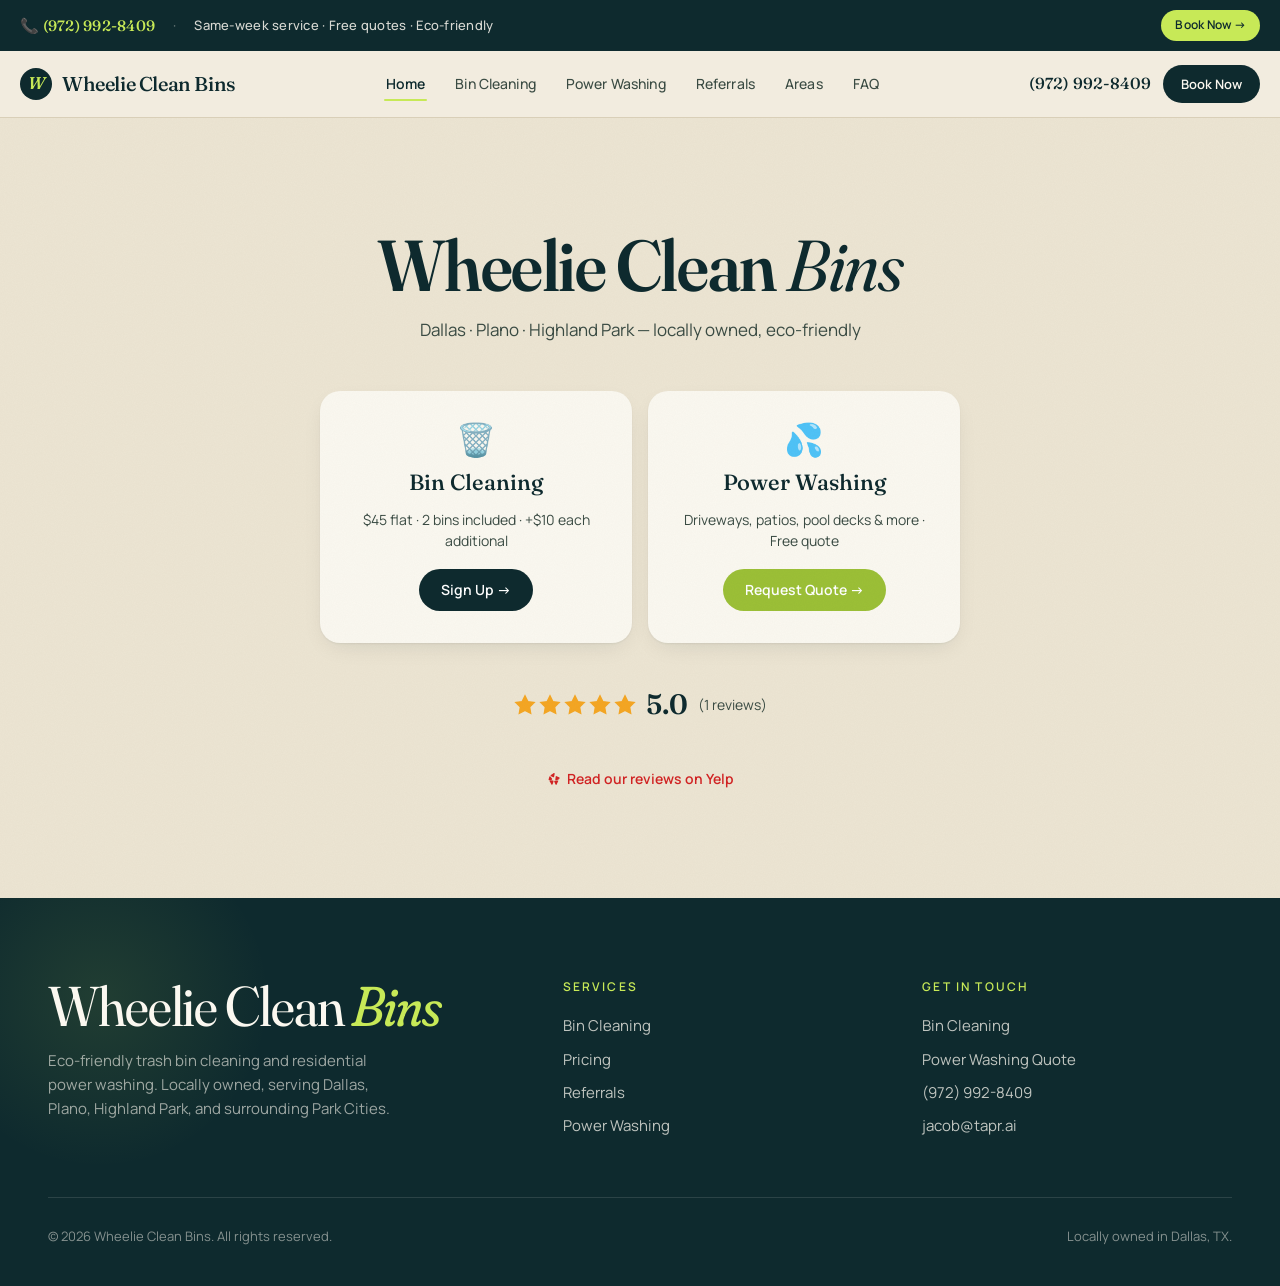
<file: index.html>
<!DOCTYPE html>
<html lang="en">
<head>
<meta charset="UTF-8">
<meta name="viewport" content="width=device-width, initial-scale=1.0">

<title>Wheelie Clean Bins — Trash Bin Cleaning & Power Washing in Dallas, TX</title>
<meta name="description" content="Trash bin cleaning and residential power washing in Dallas, Plano & Highland Park. Hot-water deep clean, eco-friendly, locally owned. Starting at $45. Call (972) 992-8409.">
<meta name="robots" content="index, follow, max-image-preview:large">
<link rel="canonical" href="https://jacobschildcrout.github.io/SqueakyCleanBins/">

<meta property="og:type" content="website">
<meta property="og:url" content="https://jacobschildcrout.github.io/SqueakyCleanBins/">
<meta property="og:title" content="Wheelie Clean Bins — Dallas Trash Bin Cleaning & Power Washing">
<meta property="og:description" content="Hot-water deep clean. Eco-friendly. Locally owned. Starting at $45 in Dallas, Plano & Highland Park.">
<meta property="og:image" content="https://jacobschildcrout.github.io/SqueakyCleanBins/work-07.jpg">
<meta property="og:site_name" content="Wheelie Clean Bins">

<meta name="geo.region" content="US-TX">
<meta name="geo.placename" content="Dallas, Texas">
<meta name="theme-color" content="#0E2A2E">

<script type="application/ld+json">
{
  "@context": "https://schema.org",
  "@type": "LocalBusiness",
  "@id": "https://jacobschildcrout.github.io/SqueakyCleanBins/#business",
  "name": "Wheelie Clean Bins",
  "url": "https://jacobschildcrout.github.io/SqueakyCleanBins/",
  "telephone": "+19729928409",
  "address": {"@type": "PostalAddress", "addressLocality": "Dallas", "addressRegion": "TX", "addressCountry": "US"}
}
</script>

<link rel="preconnect" href="https://fonts.googleapis.com">
<link rel="preconnect" href="https://fonts.gstatic.com" crossorigin>
<link href="https://fonts.googleapis.com/css2?family=Fraunces:ital,opsz,wght,SOFT@0,9..144,300..700,0..100;1,9..144,300..700,0..100&family=Manrope:wght@300;400;500;600;700&display=swap" rel="stylesheet">
<link rel="stylesheet" href="styles.css">

<style>
  .home-hero {
    min-height: calc(100vh - 120px);
    display: flex;
    align-items: center;
    justify-content: center;
    text-align: center;
    padding: 60px 24px;
    background: var(--bg-warm);
  }
  .home-hero-inner {
    max-width: 640px;
    width: 100%;
  }
  .home-brand {
    font-family: 'Fraunces', serif;
    font-size: clamp(40px, 8vw, 72px);
    font-weight: 600;
    color: var(--teal);
    line-height: 1.1;
    margin: 0 0 12px;
  }
  .home-brand span {
    font-style: italic;
    font-weight: 400;
  }
  .home-sub {
    font-size: 17px;
    color: var(--ink-soft);
    margin: 0 0 48px;
  }
  .home-ctas {
    display: grid;
    grid-template-columns: 1fr 1fr;
    gap: 16px;
  }
  @media (max-width: 540px) {
    .home-ctas { grid-template-columns: 1fr; }
  }
  .home-cta-card {
    background: var(--white);
    border-radius: 20px;
    padding: 32px 24px;
    box-shadow: var(--shadow);
    display: flex;
    flex-direction: column;
    align-items: center;
    gap: 10px;
    text-decoration: none;
    transition: transform .2s ease, box-shadow .2s ease;
  }
  .home-cta-card:hover {
    transform: translateY(-4px);
    box-shadow: 0 24px 48px -12px rgba(20,36,30,0.2);
  }
  .home-cta-icon {
    font-size: 32px;
    line-height: 1;
  }
  .home-cta-label {
    font-family: 'Fraunces', serif;
    font-size: 22px;
    font-weight: 500;
    color: var(--teal);
    text-align: center;
  }
  .home-cta-desc {
    font-size: 14px;
    color: var(--ink-soft);
    text-align: center;
    line-height: 1.5;
  }
  .home-cta-btn {
    margin-top: 8px;
    background: var(--teal);
    color: #fff;
    border-radius: 100px;
    padding: 10px 22px;
    font-size: 14px;
    font-weight: 600;
    white-space: nowrap;
  }
  .home-cta-card:nth-child(2) .home-cta-btn {
    background: var(--accent-deep);
  }

  /* Yelp section */
  .yelp-section {
    padding: 64px 24px;
    background: var(--white);
  }
  .yelp-section .container {
    max-width: 760px;
    margin: 0 auto;
    text-align: center;
  }
  .yelp-header {
    display: flex;
    align-items: center;
    justify-content: center;
    gap: 10px;
    margin-bottom: 8px;
  }
  .yelp-logo {
    width: 28px;
    height: 28px;
  }
  .yelp-title {
    font-family: 'Fraunces', serif;
    font-size: 26px;
    font-weight: 500;
    color: var(--teal);
  }
  .yelp-rating-row {
    display: flex;
    align-items: center;
    justify-content: center;
    gap: 10px;
    margin: 12px 0 32px;
  }
  .yelp-stars {
    display: flex;
    gap: 3px;
  }
  .yelp-stars svg {
    width: 22px;
    height: 22px;
  }
  .yelp-score {
    font-family: 'Fraunces', serif;
    font-size: 28px;
    font-weight: 600;
    color: var(--teal);
  }
  .yelp-count {
    font-size: 14px;
    color: var(--ink-soft);
  }
  .yelp-reviews-grid {
    display: grid;
    grid-template-columns: repeat(auto-fit, minmax(220px, 1fr));
    gap: 16px;
    margin-bottom: 24px;
  }
  .yelp-review-card {
    background: var(--bg-warm);
    border-radius: 16px;
    padding: 20px;
    text-align: left;
  }
  .yelp-review-stars {
    display: flex;
    gap: 2px;
    margin-bottom: 10px;
  }
  .yelp-review-stars svg {
    width: 16px;
    height: 16px;
  }
  .yelp-review-text {
    font-size: 14px;
    color: var(--ink-soft);
    line-height: 1.6;
    margin: 0 0 10px;
  }
  .yelp-review-user {
    font-size: 13px;
    font-weight: 600;
    color: var(--teal);
  }
  .yelp-link {
    display: inline-flex;
    align-items: center;
    gap: 6px;
    font-size: 14px;
    font-weight: 600;
    color: #d32323;
    text-decoration: none;
  }
  .yelp-link:hover { text-decoration: underline; }
  #yelp-loading { color: var(--ink-soft); font-size: 14px; }
</style>
</head>
<body>
<a id="top"></a>

<!-- TOP ALERT BAR -->
<div class="top-bar">
  <div class="container top-bar-inner">
    <div class="top-bar-info">
      <a href="tel:+19729928409" class="top-bar-phone">📞 (972) 992-8409</a>
      <span class="top-bar-sep">·</span>
      <span class="top-bar-tag">Same-week service · Free quotes · Eco-friendly</span>
    </div>
    <a href="https://book.squareup.com/appointments/eh5fn9dwwtimlp/location/LC38JXTDE97RR/services/23UL3TPY5CGD4PKF36VLXOZK" class="top-bar-cta" target="_blank" rel="noopener">Book Now →</a>
  </div>
</div>

<!-- NAV -->
<nav class="nav">
  <div class="container nav-inner">
    <a href="index.html" class="brand">
      <span class="brand-mark">W</span>
      Wheelie Clean Bins
    </a>
    <ul class="nav-links">
      <li><a href="index.html" class="active">Home</a></li>
      <li><a href="bins.html">Bin Cleaning</a></li>
      <li><a href="power-washing.html">Power Washing</a></li>
      <li><a href="bins.html#referral">Referrals</a></li>
      <li><a href="areas.html">Areas</a></li>
      <li><a href="index.html#faq">FAQ</a></li>
    </ul>
    <div class="nav-right">
      <a href="tel:+19729928409" class="nav-phone">(972) 992-8409</a>
      <a href="https://book.squareup.com/appointments/eh5fn9dwwtimlp/location/LC38JXTDE97RR/services/23UL3TPY5CGD4PKF36VLXOZK" class="nav-cta" target="_blank" rel="noopener">Book Now</a>
      <button class="nav-toggle" id="navToggle" aria-label="Open menu"><span></span></button>
    </div>
  </div>
  <div class="mobile-menu" id="mobileMenu">
    <ul>
      <li><a href="index.html">Home</a></li>
      <li><a href="bins.html">Bin Cleaning</a></li>
      <li><a href="power-washing.html">Power Washing</a></li>
      <li><a href="bins.html#referral">Referrals</a></li>
      <li><a href="areas.html">Areas We Serve</a></li>
      <li><a href="index.html#faq">FAQ</a></li>
    </ul>
    <div class="mobile-actions">
      <a href="tel:+19729928409" class="mobile-phone">📞 (972) 992-8409</a>
      <a href="https://book.squareup.com/appointments/eh5fn9dwwtimlp/location/LC38JXTDE97RR/services/23UL3TPY5CGD4PKF36VLXOZK" class="mobile-book" target="_blank" rel="noopener">Book Now →</a>
    </div>
  </div>
</nav>

<!-- HERO -->
<section class="home-hero">
  <div class="home-hero-inner">
    <h1 class="home-brand">Wheelie Clean <span>Bins</span></h1>
    <p class="home-sub">Dallas · Plano · Highland Park — locally owned, eco-friendly</p>
    <div class="home-ctas">
      <a href="bins.html" class="home-cta-card">
        <div class="home-cta-icon">🗑️</div>
        <div class="home-cta-label">Bin Cleaning</div>
        <div class="home-cta-desc">$45 flat · 2 bins included · +$10 each additional</div>
        <span class="home-cta-btn">Sign Up →</span>
      </a>
      <a href="quote-power-washing.html#requestFormCard" class="home-cta-card">
        <div class="home-cta-icon">💦</div>
        <div class="home-cta-label">Power Washing</div>
        <div class="home-cta-desc">Driveways, patios, pool decks & more · Free quote</div>
        <span class="home-cta-btn">Request Quote →</span>
      </a>
    </div>

    <div id="yelp-block" style="margin-top:28px; display:flex; flex-direction:column; align-items:center; gap:10px;">
      <div id="yelp-loading" style="font-size:13px; color:var(--ink-soft);">Loading rating…</div>
      <div id="yelp-rating-row" class="yelp-rating-row" style="display:none;">
        <div class="yelp-stars" id="yelp-stars"></div>
        <span class="yelp-score" id="yelp-score"></span>
        <span class="yelp-count" id="yelp-count"></span>
      </div>
      <a href="https://www.yelp.com/biz/squeaky-clean-powerwashing-dallas" target="_blank" rel="noopener" class="yelp-link">
        <svg width="14" height="14" viewBox="0 0 24 24" fill="#d32323"><path d="M20.16 12.73l-4.46 1.33a1.18 1.18 0 0 1-1.48-1.27l.67-4.6A1.18 1.18 0 0 1 16.4 7.1l4.13 2.02a1.18 1.18 0 0 1-.37 2.61zM9.8 20.53l1.38-4.45a1.18 1.18 0 0 0-1.03-1.53l-4.63-.28a1.18 1.18 0 0 0-1.03 1.8l2.5 3.87a1.18 1.18 0 0 0 2.81.59zM8.4 13.2l-4.55.9A1.18 1.18 0 0 1 2.7 12.7l1.3-4.44a1.18 1.18 0 0 1 2.2-.28l2.56 3.73a1.18 1.18 0 0 1-.36 1.49zM13.1 3.5l-.9 4.55a1.18 1.18 0 0 1-1.49.9L7 7.37A1.18 1.18 0 0 1 6.7 5.2l3.87-2.5A1.18 1.18 0 0 1 13.1 3.5zM14.5 20.9l-2.02-4.14a1.18 1.18 0 0 1 .9-1.67l4.6-.67a1.18 1.18 0 0 1 1.19 1.65l-2.07 4.12a1.18 1.18 0 0 1-2.6.71z"/></svg>
        Read our reviews on Yelp
      </a>
    </div>
  </div>
</section>

<!-- FOOTER -->
<footer class="footer" id="contact">
  <div class="container">
    <div class="footer-grid">
      <div>
        <h2 class="footer-brand">Wheelie Clean <span class="italic">Bins</span></h2>
        <p class="footer-tag">Eco-friendly trash bin cleaning and residential power washing. Locally owned, serving Dallas, Plano, Highland Park, and surrounding Park Cities.</p>
      </div>
      <div class="footer-col">
        <h5>Services</h5>
        <a href="bins.html">Bin Cleaning</a>
        <a href="bins.html#pricing">Pricing</a>
        <a href="bins.html#referral">Referrals</a>
        <a href="power-washing.html">Power Washing</a>
      </div>
      <div class="footer-col">
        <h5>Get in touch</h5>
        <a href="bins.html">Bin Cleaning</a>
        <a href="quote-power-washing.html">Power Washing Quote</a>
        <a href="tel:+19729928409">(972) 992-8409</a>
        <a href="mailto:jacob@tapr.ai">jacob@tapr.ai</a>
      </div>
    </div>
    <div class="footer-bottom">
      <span>© 2026 Wheelie Clean Bins. All rights reserved.</span>
      <span>Locally owned in Dallas, TX.</span>
    </div>
  </div>
</footer>

<script src="scripts.js"></script>
<script>
  function renderStars(rating, container) {
    container.innerHTML = '';
    for (let i = 1; i <= 5; i++) {
      const svg = document.createElementNS('http://www.w3.org/2000/svg', 'svg');
      svg.setAttribute('viewBox', '0 0 24 24');
      const filled = i <= Math.round(rating);
      svg.setAttribute('fill', filled ? '#f5a623' : 'none');
      svg.setAttribute('stroke', '#f5a623');
      svg.setAttribute('stroke-width', '1.5');
      const star = document.createElementNS('http://www.w3.org/2000/svg', 'polygon');
      star.setAttribute('points', '12 2 15.09 8.26 22 9.27 17 14.14 18.18 21.02 12 17.77 5.82 21.02 7 14.14 2 9.27 8.91 8.26 12 2');
      svg.appendChild(star);
      container.appendChild(svg);
    }
  }

  fetch('yelp-data.json')
    .then(r => r.json())
    .then(data => {
      document.getElementById('yelp-loading').style.display = 'none';

      const ratingRow = document.getElementById('yelp-rating-row');
      ratingRow.style.display = 'flex';
      renderStars(data.rating, document.getElementById('yelp-stars'));
      document.getElementById('yelp-score').textContent = data.rating.toFixed(1);
      document.getElementById('yelp-count').textContent = `(${data.review_count} reviews)`;

    })
    .catch(() => {
      document.getElementById('yelp-loading').textContent = '';
    });
</script>
</body>
</html>
</file>
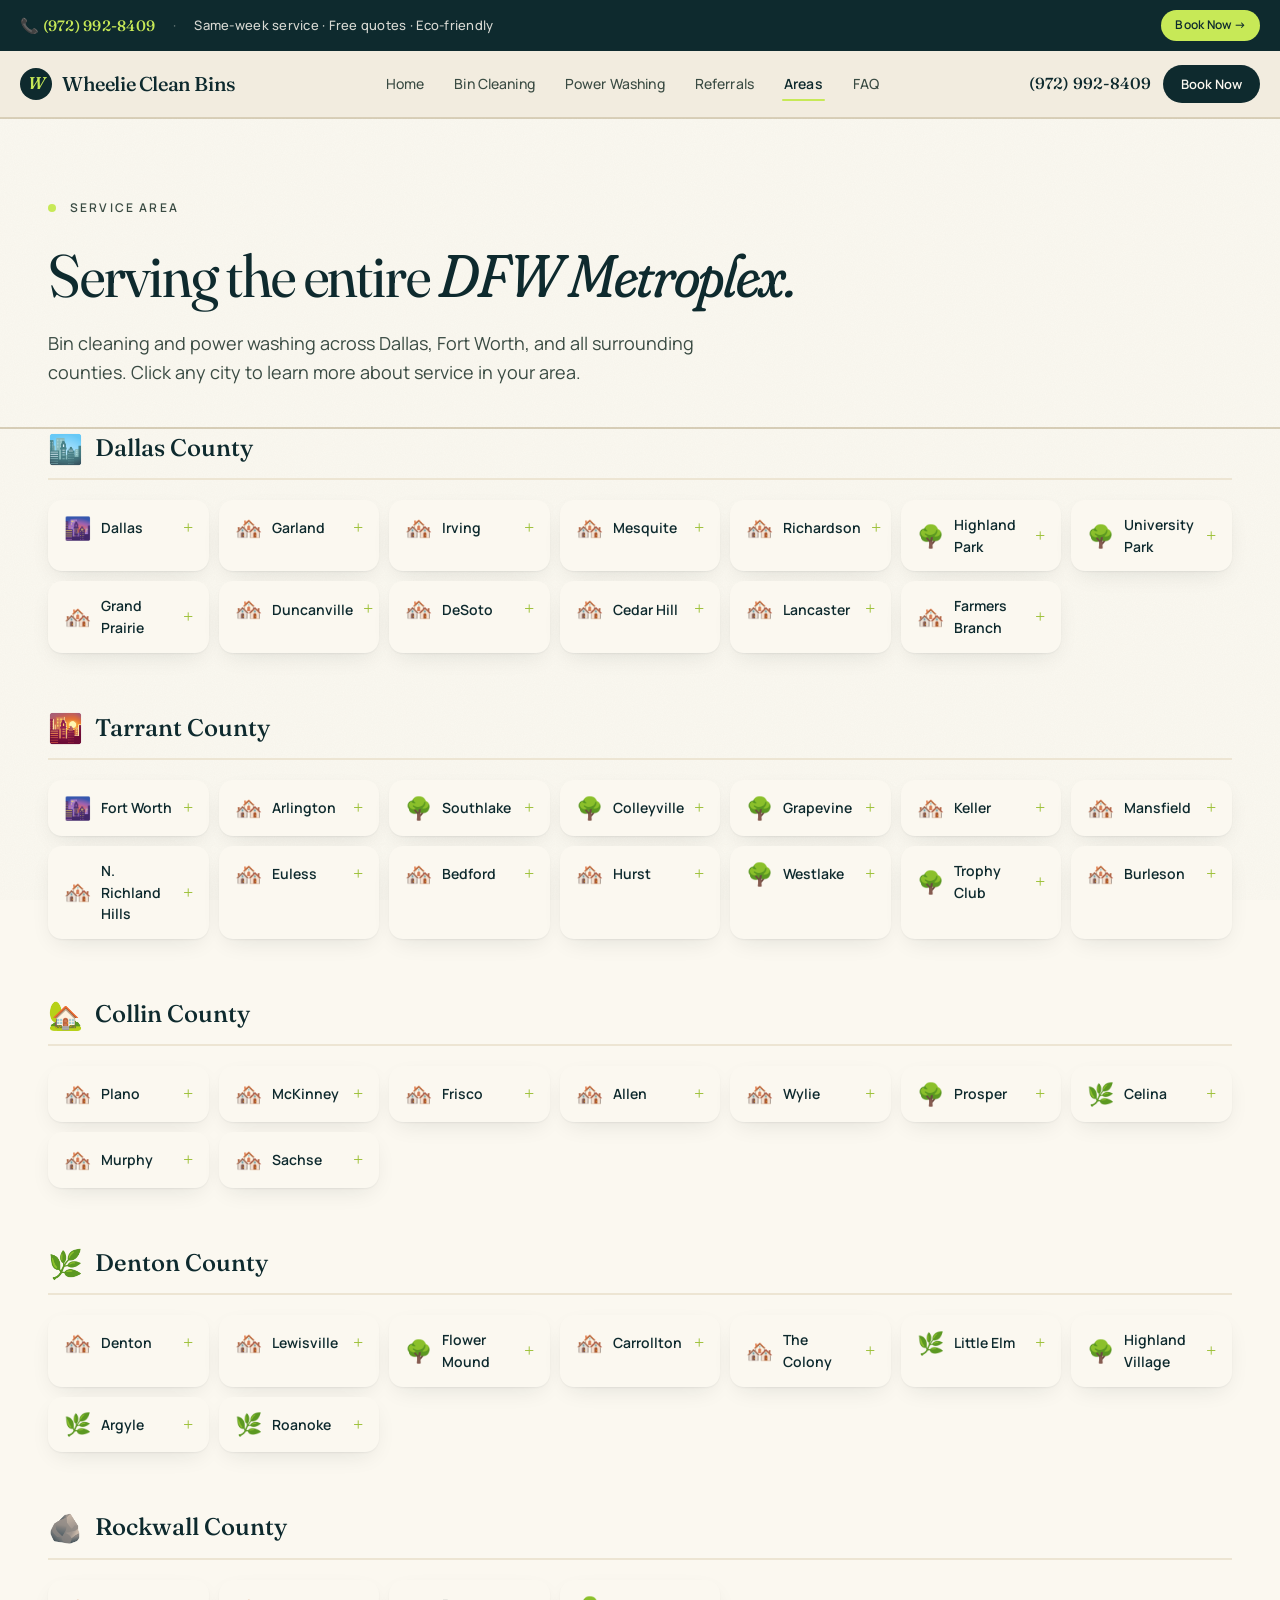
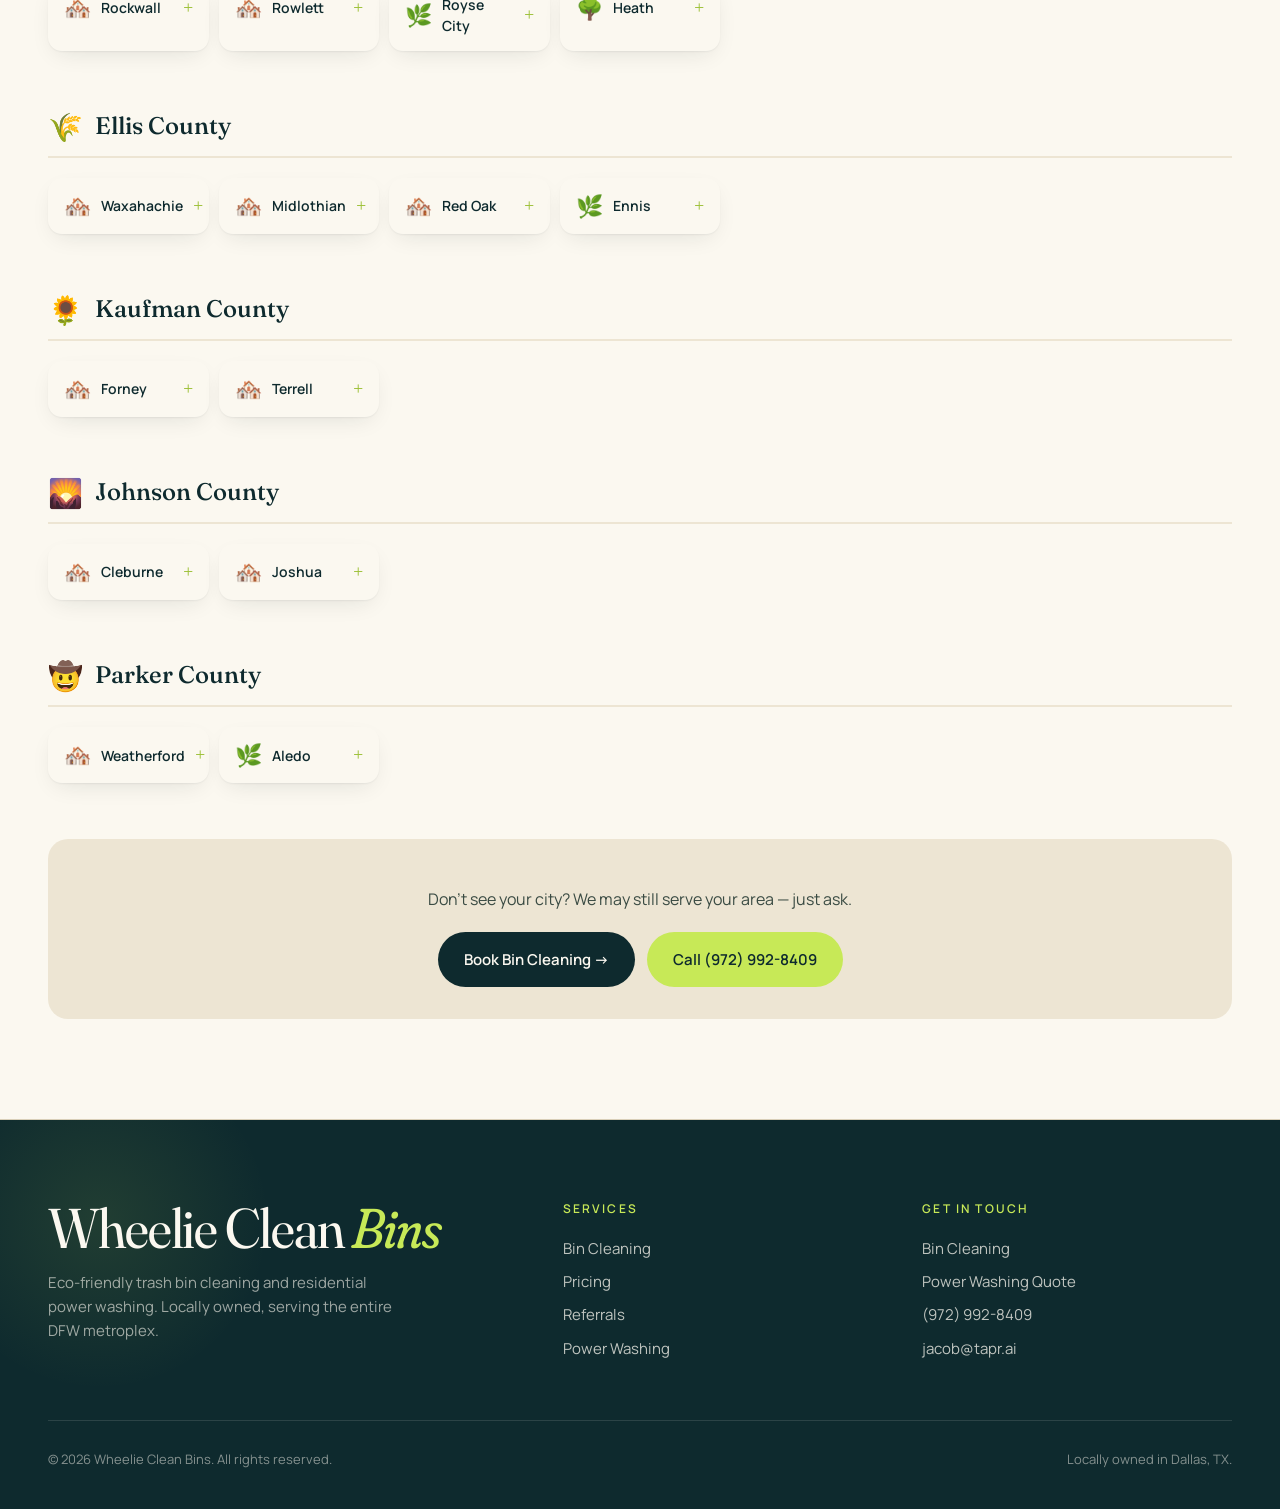
<file: areas.html>
<!DOCTYPE html>
<html lang="en">
<head>
<meta charset="UTF-8">
<meta name="viewport" content="width=device-width, initial-scale=1.0">
<title>Service Areas — DFW Metroplex Bin Cleaning & Power Washing | Wheelie Clean Bins</title>
<meta name="description" content="Wheelie Clean Bins serves all of the Dallas-Fort Worth metroplex. Trash bin cleaning and power washing in Dallas, Fort Worth, Plano, Frisco, McKinney, Arlington and surrounding DFW cities.">
<meta name="robots" content="index, follow">
<link rel="canonical" href="https://jacobschildcrout.github.io/SqueakyCleanBins/areas.html">
<meta name="theme-color" content="#0E2A2E">
<link rel="preconnect" href="https://fonts.googleapis.com">
<link rel="preconnect" href="https://fonts.gstatic.com" crossorigin>
<link href="https://fonts.googleapis.com/css2?family=Fraunces:ital,opsz,wght,SOFT@0,9..144,300..700,0..100;1,9..144,300..700,0..100&family=Manrope:wght@300;400;500;600;700&display=swap" rel="stylesheet">
<link rel="stylesheet" href="styles.css">
<style>
  .county-section { margin-bottom: 56px; }
  .county-header {
    display: flex;
    align-items: center;
    gap: 12px;
    margin-bottom: 20px;
    padding-bottom: 12px;
    border-bottom: 2px solid var(--bg-warm);
  }
  .county-icon { font-size: 28px; line-height: 1; }
  .county-name {
    font-family: 'Fraunces', serif;
    font-size: 24px;
    font-weight: 500;
    color: var(--teal);
  }
  .city-grid {
    display: grid;
    grid-template-columns: repeat(auto-fill, minmax(160px, 1fr));
    gap: 10px;
  }
  .city-card {
    background: var(--white);
    border-radius: 14px;
    box-shadow: var(--shadow);
    cursor: pointer;
    overflow: hidden;
    transition: box-shadow .2s ease;
  }
  .city-card:hover { box-shadow: 0 8px 24px -8px rgba(20,36,30,0.18); }
  .city-card-header {
    display: flex;
    align-items: center;
    gap: 10px;
    padding: 14px 16px;
  }
  .city-emoji { font-size: 22px; line-height: 1; }
  .city-label {
    font-size: 14px;
    font-weight: 600;
    color: var(--teal);
    flex: 1;
  }
  .city-toggle {
    font-size: 18px;
    color: var(--accent-deep);
    font-weight: 300;
    transition: transform .2s ease;
    flex-shrink: 0;
  }
  .city-card.open .city-toggle { transform: rotate(45deg); }
  .city-desc {
    max-height: 0;
    overflow: hidden;
    transition: max-height .3s ease;
    font-size: 13px;
    color: var(--ink-soft);
    line-height: 1.6;
  }
  .city-card.open .city-desc { max-height: 200px; }
  .city-desc-inner { padding: 0 16px 14px; }
</style>
</head>
<body>
<a id="top"></a>

<div class="top-bar">
  <div class="container top-bar-inner">
    <div class="top-bar-info">
      <a href="tel:+19729928409" class="top-bar-phone">📞 (972) 992-8409</a>
      <span class="top-bar-sep">·</span>
      <span class="top-bar-tag">Same-week service · Free quotes · Eco-friendly</span>
    </div>
    <a href="https://book.squareup.com/appointments/eh5fn9dwwtimlp/location/LC38JXTDE97RR/services/23UL3TPY5CGD4PKF36VLXOZK" class="top-bar-cta" target="_blank" rel="noopener">Book Now →</a>
  </div>
</div>

<nav class="nav">
  <div class="container nav-inner">
    <a href="index.html" class="brand"><span class="brand-mark">W</span> Wheelie Clean Bins</a>
    <ul class="nav-links">
      <li><a href="index.html">Home</a></li>
      <li><a href="bins.html">Bin Cleaning</a></li>
      <li><a href="power-washing.html">Power Washing</a></li>
      <li><a href="bins.html#referral">Referrals</a></li>
      <li><a href="areas.html" class="active">Areas</a></li>
      <li><a href="index.html#faq">FAQ</a></li>
    </ul>
    <div class="nav-right">
      <a href="tel:+19729928409" class="nav-phone">(972) 992-8409</a>
      <a href="https://book.squareup.com/appointments/eh5fn9dwwtimlp/location/LC38JXTDE97RR/services/23UL3TPY5CGD4PKF36VLXOZK" class="nav-cta" target="_blank" rel="noopener">Book Now</a>
      <button class="nav-toggle" id="navToggle" aria-label="Open menu"><span></span></button>
    </div>
  </div>
  <div class="mobile-menu" id="mobileMenu">
    <ul>
      <li><a href="index.html">Home</a></li>
      <li><a href="bins.html">Bin Cleaning</a></li>
      <li><a href="power-washing.html">Power Washing</a></li>
      <li><a href="bins.html#referral">Referrals</a></li>
      <li><a href="areas.html">Areas We Serve</a></li>
      <li><a href="index.html#faq">FAQ</a></li>
    </ul>
    <div class="mobile-actions">
      <a href="tel:+19729928409" class="mobile-phone">📞 (972) 992-8409</a>
      <a href="https://book.squareup.com/appointments/eh5fn9dwwtimlp/location/LC38JXTDE97RR/services/23UL3TPY5CGD4PKF36VLXOZK" class="mobile-book" target="_blank" rel="noopener">Book Now →</a>
    </div>
  </div>
</nav>

<section class="bin-section" style="padding-top: 80px; padding-bottom: 40px;">
  <div class="container">
    <div class="section-label"><span class="dot"></span> Service area</div>
    <h1 class="section-title" style="font-size: clamp(36px, 5vw, 60px); max-width: 800px;">Serving the entire <span class="italic">DFW Metroplex.</span></h1>
    <p class="section-intro" style="max-width: 680px;">Bin cleaning and power washing across Dallas, Fort Worth, and all surrounding counties. Click any city to learn more about service in your area.</p>
  </div>
</section>

<section class="bin-section" style="padding-top: 0;">
  <div class="container">

    <!-- DALLAS COUNTY -->
    <div class="county-section">
      <div class="county-header">
        <span class="county-icon">🏙️</span>
        <span class="county-name">Dallas County</span>
      </div>
      <div class="city-grid">
        <div class="city-card"><div class="city-card-header"><span class="city-emoji">🌆</span><span class="city-label">Dallas</span><span class="city-toggle">+</span></div><div class="city-desc"><div class="city-desc-inner">Wheelie Clean Bins serves all Dallas neighborhoods including Uptown, Oak Cliff, Lake Highlands, and East Dallas. Bin cleaning starting at $45 and power washing for driveways, patios, and more.</div></div></div>
        <div class="city-card"><div class="city-card-header"><span class="city-emoji">🏘️</span><span class="city-label">Garland</span><span class="city-toggle">+</span></div><div class="city-desc"><div class="city-desc-inner">Serving Garland residents with hot-water bin cleaning and residential power washing. Same-week scheduling available. $45 flat for 2 bins.</div></div></div>
        <div class="city-card"><div class="city-card-header"><span class="city-emoji">🏘️</span><span class="city-label">Irving</span><span class="city-toggle">+</span></div><div class="city-desc"><div class="city-desc-inner">Bin cleaning and power washing throughout Irving, including Las Colinas. Eco-friendly, locally owned service. Free quotes on power washing.</div></div></div>
        <div class="city-card"><div class="city-card-header"><span class="city-emoji">🏘️</span><span class="city-label">Mesquite</span><span class="city-toggle">+</span></div><div class="city-desc"><div class="city-desc-inner">Wheelie Clean Bins covers Mesquite with reliable bin cleaning and driveway power washing. No contracts, no subscriptions.</div></div></div>
        <div class="city-card"><div class="city-card-header"><span class="city-emoji">🏘️</span><span class="city-label">Richardson</span><span class="city-toggle">+</span></div><div class="city-desc"><div class="city-desc-inner">Serving Richardson with eco-friendly bin cleaning and power washing. Hot-water deep clean, plant-based detergent, safe for kids and pets.</div></div></div>
        <div class="city-card"><div class="city-card-header"><span class="city-emoji">🌳</span><span class="city-label">Highland Park</span><span class="city-toggle">+</span></div><div class="city-desc"><div class="city-desc-inner">Premium bin cleaning and power washing for Highland Park homes. We serve the Park Cities with the same flat pricing and eco-friendly process.</div></div></div>
        <div class="city-card"><div class="city-card-header"><span class="city-emoji">🌳</span><span class="city-label">University Park</span><span class="city-toggle">+</span></div><div class="city-desc"><div class="city-desc-inner">Bin cleaning and power washing in University Park. Hot-water deep clean for trash and recycling bins. Driveway and patio washing available.</div></div></div>
        <div class="city-card"><div class="city-card-header"><span class="city-emoji">🏘️</span><span class="city-label">Grand Prairie</span><span class="city-toggle">+</span></div><div class="city-desc"><div class="city-desc-inner">Serving Grand Prairie with residential bin cleaning and power washing. Flat $45 for 2 bins, free power washing quotes.</div></div></div>
        <div class="city-card"><div class="city-card-header"><span class="city-emoji">🏘️</span><span class="city-label">Duncanville</span><span class="city-toggle">+</span></div><div class="city-desc"><div class="city-desc-inner">Bin cleaning and residential power washing in Duncanville. Locally owned, eco-friendly, same-week service.</div></div></div>
        <div class="city-card"><div class="city-card-header"><span class="city-emoji">🏘️</span><span class="city-label">DeSoto</span><span class="city-toggle">+</span></div><div class="city-desc"><div class="city-desc-inner">DeSoto residents can schedule bin cleaning or power washing with same-week availability. No contracts required.</div></div></div>
        <div class="city-card"><div class="city-card-header"><span class="city-emoji">🏘️</span><span class="city-label">Cedar Hill</span><span class="city-toggle">+</span></div><div class="city-desc"><div class="city-desc-inner">Serving Cedar Hill with hot-water bin cleaning and power washing. $45 flat for 2 bins, +$10 each additional.</div></div></div>
        <div class="city-card"><div class="city-card-header"><span class="city-emoji">🏘️</span><span class="city-label">Lancaster</span><span class="city-toggle">+</span></div><div class="city-desc"><div class="city-desc-inner">Bin cleaning and power washing in Lancaster, TX. Eco-friendly plant-based cleaner, safe for lawns and pets.</div></div></div>
        <div class="city-card"><div class="city-card-header"><span class="city-emoji">🏘️</span><span class="city-label">Farmers Branch</span><span class="city-toggle">+</span></div><div class="city-desc"><div class="city-desc-inner">Serving Farmers Branch with residential bin cleaning and outdoor power washing. Free quotes, same-week service.</div></div></div>
      </div>
    </div>

    <!-- TARRANT COUNTY -->
    <div class="county-section">
      <div class="county-header">
        <span class="county-icon">🌇</span>
        <span class="county-name">Tarrant County</span>
      </div>
      <div class="city-grid">
        <div class="city-card"><div class="city-card-header"><span class="city-emoji">🌆</span><span class="city-label">Fort Worth</span><span class="city-toggle">+</span></div><div class="city-desc"><div class="city-desc-inner">Bin cleaning and power washing across Fort Worth, including Westside, South Fort Worth, and TCU neighborhoods. Flat pricing, no contracts.</div></div></div>
        <div class="city-card"><div class="city-card-header"><span class="city-emoji">🏘️</span><span class="city-label">Arlington</span><span class="city-toggle">+</span></div><div class="city-desc"><div class="city-desc-inner">Serving Arlington with residential bin cleaning and power washing. Hot-water deep clean, eco-friendly, $45 for 2 bins.</div></div></div>
        <div class="city-card"><div class="city-card-header"><span class="city-emoji">🌳</span><span class="city-label">Southlake</span><span class="city-toggle">+</span></div><div class="city-desc"><div class="city-desc-inner">Premium bin cleaning and power washing in Southlake. We serve Southlake's residential neighborhoods with flat pricing and same-week scheduling.</div></div></div>
        <div class="city-card"><div class="city-card-header"><span class="city-emoji">🌳</span><span class="city-label">Colleyville</span><span class="city-toggle">+</span></div><div class="city-desc"><div class="city-desc-inner">Colleyville bin cleaning and outdoor power washing. Eco-friendly, locally owned. Driveway, patio, and pool deck washing available.</div></div></div>
        <div class="city-card"><div class="city-card-header"><span class="city-emoji">🌳</span><span class="city-label">Grapevine</span><span class="city-toggle">+</span></div><div class="city-desc"><div class="city-desc-inner">Serving Grapevine with bin cleaning and power washing. Free quotes on power washing, same-week bin cleaning.</div></div></div>
        <div class="city-card"><div class="city-card-header"><span class="city-emoji">🏘️</span><span class="city-label">Keller</span><span class="city-toggle">+</span></div><div class="city-desc"><div class="city-desc-inner">Bin cleaning and residential power washing throughout Keller. $45 flat, no subscription required.</div></div></div>
        <div class="city-card"><div class="city-card-header"><span class="city-emoji">🏘️</span><span class="city-label">Mansfield</span><span class="city-toggle">+</span></div><div class="city-desc"><div class="city-desc-inner">Serving Mansfield with hot-water bin cleaning and pressure washing. Plant-based cleaner, pet and kid safe.</div></div></div>
        <div class="city-card"><div class="city-card-header"><span class="city-emoji">🏘️</span><span class="city-label">N. Richland Hills</span><span class="city-toggle">+</span></div><div class="city-desc"><div class="city-desc-inner">Bin cleaning and power washing in North Richland Hills. Eco-friendly process, same-week availability, flat pricing.</div></div></div>
        <div class="city-card"><div class="city-card-header"><span class="city-emoji">🏘️</span><span class="city-label">Euless</span><span class="city-toggle">+</span></div><div class="city-desc"><div class="city-desc-inner">Serving Euless with residential bin cleaning and outdoor surface washing. Free power washing quotes.</div></div></div>
        <div class="city-card"><div class="city-card-header"><span class="city-emoji">🏘️</span><span class="city-label">Bedford</span><span class="city-toggle">+</span></div><div class="city-desc"><div class="city-desc-inner">Bin cleaning and power washing in Bedford, TX. Flat $45 rate, no contracts, locally owned.</div></div></div>
        <div class="city-card"><div class="city-card-header"><span class="city-emoji">🏘️</span><span class="city-label">Hurst</span><span class="city-toggle">+</span></div><div class="city-desc"><div class="city-desc-inner">Serving Hurst with eco-friendly bin cleaning and residential power washing. Same-week service available.</div></div></div>
        <div class="city-card"><div class="city-card-header"><span class="city-emoji">🌳</span><span class="city-label">Westlake</span><span class="city-toggle">+</span></div><div class="city-desc"><div class="city-desc-inner">Premium bin cleaning and power washing in Westlake. Serving Westlake's luxury residential communities with flat pricing and eco-friendly products.</div></div></div>
        <div class="city-card"><div class="city-card-header"><span class="city-emoji">🌳</span><span class="city-label">Trophy Club</span><span class="city-toggle">+</span></div><div class="city-desc"><div class="city-desc-inner">Bin cleaning and outdoor power washing in Trophy Club. Hot-water deep clean, fresh deodorizing finish.</div></div></div>
        <div class="city-card"><div class="city-card-header"><span class="city-emoji">🏘️</span><span class="city-label">Burleson</span><span class="city-toggle">+</span></div><div class="city-desc"><div class="city-desc-inner">Serving Burleson with residential bin cleaning and power washing. No contracts, flat $45 pricing.</div></div></div>
      </div>
    </div>

    <!-- COLLIN COUNTY -->
    <div class="county-section">
      <div class="county-header">
        <span class="county-icon">🏡</span>
        <span class="county-name">Collin County</span>
      </div>
      <div class="city-grid">
        <div class="city-card"><div class="city-card-header"><span class="city-emoji">🏘️</span><span class="city-label">Plano</span><span class="city-toggle">+</span></div><div class="city-desc"><div class="city-desc-inner">Wheelie Clean Bins is locally based and serves all of Plano with bin cleaning and power washing. West Plano, East Plano, and Legacy corridor all covered.</div></div></div>
        <div class="city-card"><div class="city-card-header"><span class="city-emoji">🏘️</span><span class="city-label">McKinney</span><span class="city-toggle">+</span></div><div class="city-desc"><div class="city-desc-inner">Bin cleaning and power washing throughout McKinney, including Craig Ranch, Stonebridge, and historic downtown neighborhoods.</div></div></div>
        <div class="city-card"><div class="city-card-header"><span class="city-emoji">🏘️</span><span class="city-label">Frisco</span><span class="city-toggle">+</span></div><div class="city-desc"><div class="city-desc-inner">Serving Frisco with eco-friendly bin cleaning and residential power washing. Same-week scheduling, flat $45 for 2 bins.</div></div></div>
        <div class="city-card"><div class="city-card-header"><span class="city-emoji">🏘️</span><span class="city-label">Allen</span><span class="city-toggle">+</span></div><div class="city-desc"><div class="city-desc-inner">Bin cleaning and power washing in Allen, TX. Hot-water deep clean, eco-friendly cleaner, no contracts.</div></div></div>
        <div class="city-card"><div class="city-card-header"><span class="city-emoji">🏘️</span><span class="city-label">Wylie</span><span class="city-toggle">+</span></div><div class="city-desc"><div class="city-desc-inner">Serving Wylie with residential bin cleaning and outdoor surface washing. Free power washing quotes, same-week availability.</div></div></div>
        <div class="city-card"><div class="city-card-header"><span class="city-emoji">🌳</span><span class="city-label">Prosper</span><span class="city-toggle">+</span></div><div class="city-desc"><div class="city-desc-inner">Bin cleaning and power washing in Prosper. Serving Prosper's growing residential communities with flat pricing and eco-friendly products.</div></div></div>
        <div class="city-card"><div class="city-card-header"><span class="city-emoji">🌿</span><span class="city-label">Celina</span><span class="city-toggle">+</span></div><div class="city-desc"><div class="city-desc-inner">Serving Celina with bin cleaning and power washing. Flat pricing, no subscriptions, locally owned.</div></div></div>
        <div class="city-card"><div class="city-card-header"><span class="city-emoji">🏘️</span><span class="city-label">Murphy</span><span class="city-toggle">+</span></div><div class="city-desc"><div class="city-desc-inner">Bin cleaning and residential power washing in Murphy. $45 flat for 2 bins, +$10 each additional.</div></div></div>
        <div class="city-card"><div class="city-card-header"><span class="city-emoji">🏘️</span><span class="city-label">Sachse</span><span class="city-toggle">+</span></div><div class="city-desc"><div class="city-desc-inner">Serving Sachse with hot-water bin cleaning and power washing. Eco-friendly, pet and kid safe.</div></div></div>
      </div>
    </div>

    <!-- DENTON COUNTY -->
    <div class="county-section">
      <div class="county-header">
        <span class="county-icon">🌿</span>
        <span class="county-name">Denton County</span>
      </div>
      <div class="city-grid">
        <div class="city-card"><div class="city-card-header"><span class="city-emoji">🏘️</span><span class="city-label">Denton</span><span class="city-toggle">+</span></div><div class="city-desc"><div class="city-desc-inner">Bin cleaning and power washing in Denton. Serving UNT-area neighborhoods and all of Denton with flat pricing and eco-friendly service.</div></div></div>
        <div class="city-card"><div class="city-card-header"><span class="city-emoji">🏘️</span><span class="city-label">Lewisville</span><span class="city-toggle">+</span></div><div class="city-desc"><div class="city-desc-inner">Serving Lewisville with residential bin cleaning and outdoor power washing. Same-week service, no contracts.</div></div></div>
        <div class="city-card"><div class="city-card-header"><span class="city-emoji">🌳</span><span class="city-label">Flower Mound</span><span class="city-toggle">+</span></div><div class="city-desc"><div class="city-desc-inner">Bin cleaning and power washing throughout Flower Mound. Hot-water deep clean, eco-friendly detergent, flat $45 pricing.</div></div></div>
        <div class="city-card"><div class="city-card-header"><span class="city-emoji">🏘️</span><span class="city-label">Carrollton</span><span class="city-toggle">+</span></div><div class="city-desc"><div class="city-desc-inner">Serving Carrollton with bin cleaning and residential power washing. Free quotes on driveways, patios, and pool decks.</div></div></div>
        <div class="city-card"><div class="city-card-header"><span class="city-emoji">🏘️</span><span class="city-label">The Colony</span><span class="city-toggle">+</span></div><div class="city-desc"><div class="city-desc-inner">Bin cleaning and power washing in The Colony. Same-week scheduling, flat pricing, locally owned.</div></div></div>
        <div class="city-card"><div class="city-card-header"><span class="city-emoji">🌿</span><span class="city-label">Little Elm</span><span class="city-toggle">+</span></div><div class="city-desc"><div class="city-desc-inner">Serving Little Elm with eco-friendly bin cleaning and power washing. $45 flat, no subscriptions required.</div></div></div>
        <div class="city-card"><div class="city-card-header"><span class="city-emoji">🌳</span><span class="city-label">Highland Village</span><span class="city-toggle">+</span></div><div class="city-desc"><div class="city-desc-inner">Bin cleaning and residential power washing in Highland Village. Hot-water deep clean, plant-based cleaner.</div></div></div>
        <div class="city-card"><div class="city-card-header"><span class="city-emoji">🌿</span><span class="city-label">Argyle</span><span class="city-toggle">+</span></div><div class="city-desc"><div class="city-desc-inner">Serving Argyle with bin cleaning and power washing. Locally owned, eco-friendly, same-week availability.</div></div></div>
        <div class="city-card"><div class="city-card-header"><span class="city-emoji">🌿</span><span class="city-label">Roanoke</span><span class="city-toggle">+</span></div><div class="city-desc"><div class="city-desc-inner">Bin cleaning and outdoor power washing in Roanoke. Flat pricing, no contracts, free quotes on power washing.</div></div></div>
      </div>
    </div>

    <!-- ROCKWALL COUNTY -->
    <div class="county-section">
      <div class="county-header">
        <span class="county-icon">🪨</span>
        <span class="county-name">Rockwall County</span>
      </div>
      <div class="city-grid">
        <div class="city-card"><div class="city-card-header"><span class="city-emoji">🏘️</span><span class="city-label">Rockwall</span><span class="city-toggle">+</span></div><div class="city-desc"><div class="city-desc-inner">Bin cleaning and power washing in Rockwall. Serving lakeside and residential neighborhoods with hot-water deep clean and flat pricing.</div></div></div>
        <div class="city-card"><div class="city-card-header"><span class="city-emoji">🏘️</span><span class="city-label">Rowlett</span><span class="city-toggle">+</span></div><div class="city-desc"><div class="city-desc-inner">Serving Rowlett with eco-friendly bin cleaning and residential power washing. $45 flat, same-week service.</div></div></div>
        <div class="city-card"><div class="city-card-header"><span class="city-emoji">🌿</span><span class="city-label">Royse City</span><span class="city-toggle">+</span></div><div class="city-desc"><div class="city-desc-inner">Bin cleaning and power washing in Royse City. Locally owned, no contracts, flat pricing.</div></div></div>
        <div class="city-card"><div class="city-card-header"><span class="city-emoji">🌳</span><span class="city-label">Heath</span><span class="city-toggle">+</span></div><div class="city-desc"><div class="city-desc-inner">Serving Heath with premium bin cleaning and power washing. Eco-friendly products, same-week availability.</div></div></div>
      </div>
    </div>

    <!-- ELLIS COUNTY -->
    <div class="county-section">
      <div class="county-header">
        <span class="county-icon">🌾</span>
        <span class="county-name">Ellis County</span>
      </div>
      <div class="city-grid">
        <div class="city-card"><div class="city-card-header"><span class="city-emoji">🏘️</span><span class="city-label">Waxahachie</span><span class="city-toggle">+</span></div><div class="city-desc"><div class="city-desc-inner">Bin cleaning and power washing in Waxahachie. Hot-water deep clean, eco-friendly, flat $45 for 2 bins.</div></div></div>
        <div class="city-card"><div class="city-card-header"><span class="city-emoji">🏘️</span><span class="city-label">Midlothian</span><span class="city-toggle">+</span></div><div class="city-desc"><div class="city-desc-inner">Serving Midlothian with residential bin cleaning and outdoor power washing. Free quotes, same-week service.</div></div></div>
        <div class="city-card"><div class="city-card-header"><span class="city-emoji">🏘️</span><span class="city-label">Red Oak</span><span class="city-toggle">+</span></div><div class="city-desc"><div class="city-desc-inner">Bin cleaning and power washing in Red Oak. Locally owned, eco-friendly, no subscriptions.</div></div></div>
        <div class="city-card"><div class="city-card-header"><span class="city-emoji">🌿</span><span class="city-label">Ennis</span><span class="city-toggle">+</span></div><div class="city-desc"><div class="city-desc-inner">Serving Ennis with bin cleaning and power washing. Flat pricing, same-week availability, eco-friendly products.</div></div></div>
      </div>
    </div>

    <!-- KAUFMAN COUNTY -->
    <div class="county-section">
      <div class="county-header">
        <span class="county-icon">🌻</span>
        <span class="county-name">Kaufman County</span>
      </div>
      <div class="city-grid">
        <div class="city-card"><div class="city-card-header"><span class="city-emoji">🏘️</span><span class="city-label">Forney</span><span class="city-toggle">+</span></div><div class="city-desc"><div class="city-desc-inner">Bin cleaning and power washing in Forney. Serving Forney's fast-growing residential communities with flat pricing and same-week service.</div></div></div>
        <div class="city-card"><div class="city-card-header"><span class="city-emoji">🏘️</span><span class="city-label">Terrell</span><span class="city-toggle">+</span></div><div class="city-desc"><div class="city-desc-inner">Serving Terrell with eco-friendly bin cleaning and outdoor power washing. $45 flat, no contracts.</div></div></div>
      </div>
    </div>

    <!-- JOHNSON COUNTY -->
    <div class="county-section">
      <div class="county-header">
        <span class="county-icon">🌄</span>
        <span class="county-name">Johnson County</span>
      </div>
      <div class="city-grid">
        <div class="city-card"><div class="city-card-header"><span class="city-emoji">🏘️</span><span class="city-label">Cleburne</span><span class="city-toggle">+</span></div><div class="city-desc"><div class="city-desc-inner">Bin cleaning and power washing in Cleburne. Hot-water deep clean, eco-friendly cleaner, flat pricing.</div></div></div>
        <div class="city-card"><div class="city-card-header"><span class="city-emoji">🏘️</span><span class="city-label">Joshua</span><span class="city-toggle">+</span></div><div class="city-desc"><div class="city-desc-inner">Serving Joshua with residential bin cleaning and outdoor power washing. Same-week availability, no subscriptions.</div></div></div>
      </div>
    </div>

    <!-- PARKER COUNTY -->
    <div class="county-section">
      <div class="county-header">
        <span class="county-icon">🤠</span>
        <span class="county-name">Parker County</span>
      </div>
      <div class="city-grid">
        <div class="city-card"><div class="city-card-header"><span class="city-emoji">🏘️</span><span class="city-label">Weatherford</span><span class="city-toggle">+</span></div><div class="city-desc"><div class="city-desc-inner">Bin cleaning and power washing in Weatherford. Locally owned, eco-friendly, flat $45 for 2 bins.</div></div></div>
        <div class="city-card"><div class="city-card-header"><span class="city-emoji">🌿</span><span class="city-label">Aledo</span><span class="city-toggle">+</span></div><div class="city-desc"><div class="city-desc-inner">Serving Aledo with residential bin cleaning and power washing. Free quotes on driveways, patios, and more.</div></div></div>
      </div>
    </div>

    <div style="text-align:center; margin-top: 40px; padding: 32px; background: var(--bg-warm); border-radius: 20px;">
      <p style="font-size:16px; color:var(--ink-soft); margin-bottom:20px;">Don't see your city? We may still serve your area — just ask.</p>
      <div style="display:flex; gap:12px; justify-content:center; flex-wrap:wrap;">
        <a href="https://book.squareup.com/appointments/eh5fn9dwwtimlp/location/LC38JXTDE97RR/services/23UL3TPY5CGD4PKF36VLXOZK" class="btn btn-primary" target="_blank" rel="noopener">Book Bin Cleaning →</a>
        <a href="tel:+19729928409" class="btn btn-secondary">Call (972) 992-8409</a>
      </div>
    </div>

  </div>
</section>

<footer class="footer" id="contact">
  <div class="container">
    <div class="footer-grid">
      <div>
        <h2 class="footer-brand">Wheelie Clean <span class="italic">Bins</span></h2>
        <p class="footer-tag">Eco-friendly trash bin cleaning and residential power washing. Locally owned, serving the entire DFW metroplex.</p>
      </div>
      <div class="footer-col">
        <h5>Services</h5>
        <a href="bins.html">Bin Cleaning</a>
        <a href="bins.html#pricing">Pricing</a>
        <a href="bins.html#referral">Referrals</a>
        <a href="power-washing.html">Power Washing</a>
      </div>
      <div class="footer-col">
        <h5>Get in touch</h5>
        <a href="bins.html">Bin Cleaning</a>
        <a href="quote-power-washing.html">Power Washing Quote</a>
        <a href="tel:+19729928409">(972) 992-8409</a>
        <a href="mailto:jacob@tapr.ai">jacob@tapr.ai</a>
      </div>
    </div>
    <div class="footer-bottom">
      <span>© 2026 Wheelie Clean Bins. All rights reserved.</span>
      <span>Locally owned in Dallas, TX.</span>
    </div>
  </div>
</footer>

<script src="scripts.js"></script>
<script>
  document.querySelectorAll('.city-card').forEach(card => {
    card.addEventListener('click', () => {
      const isOpen = card.classList.contains('open');
      card.classList.toggle('open', !isOpen);
    });
  });
</script>
</body>
</html>
</file>
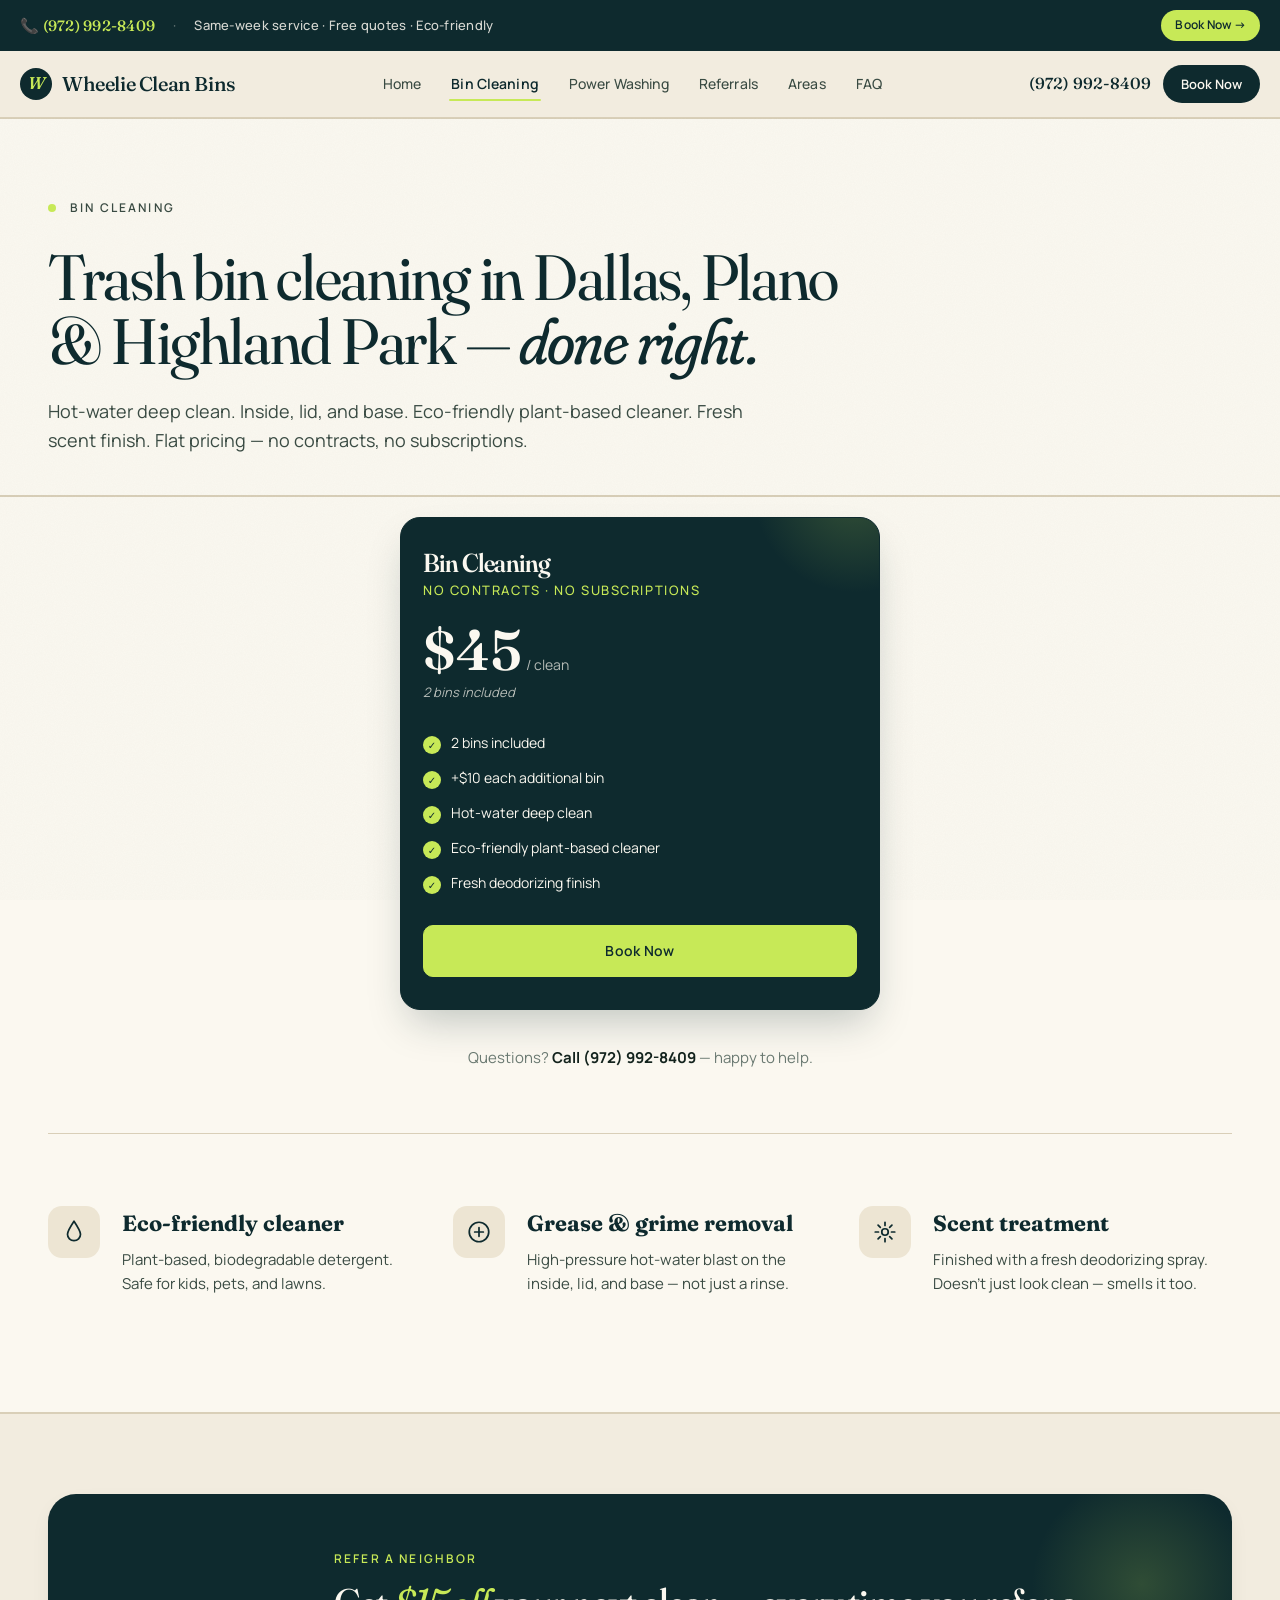
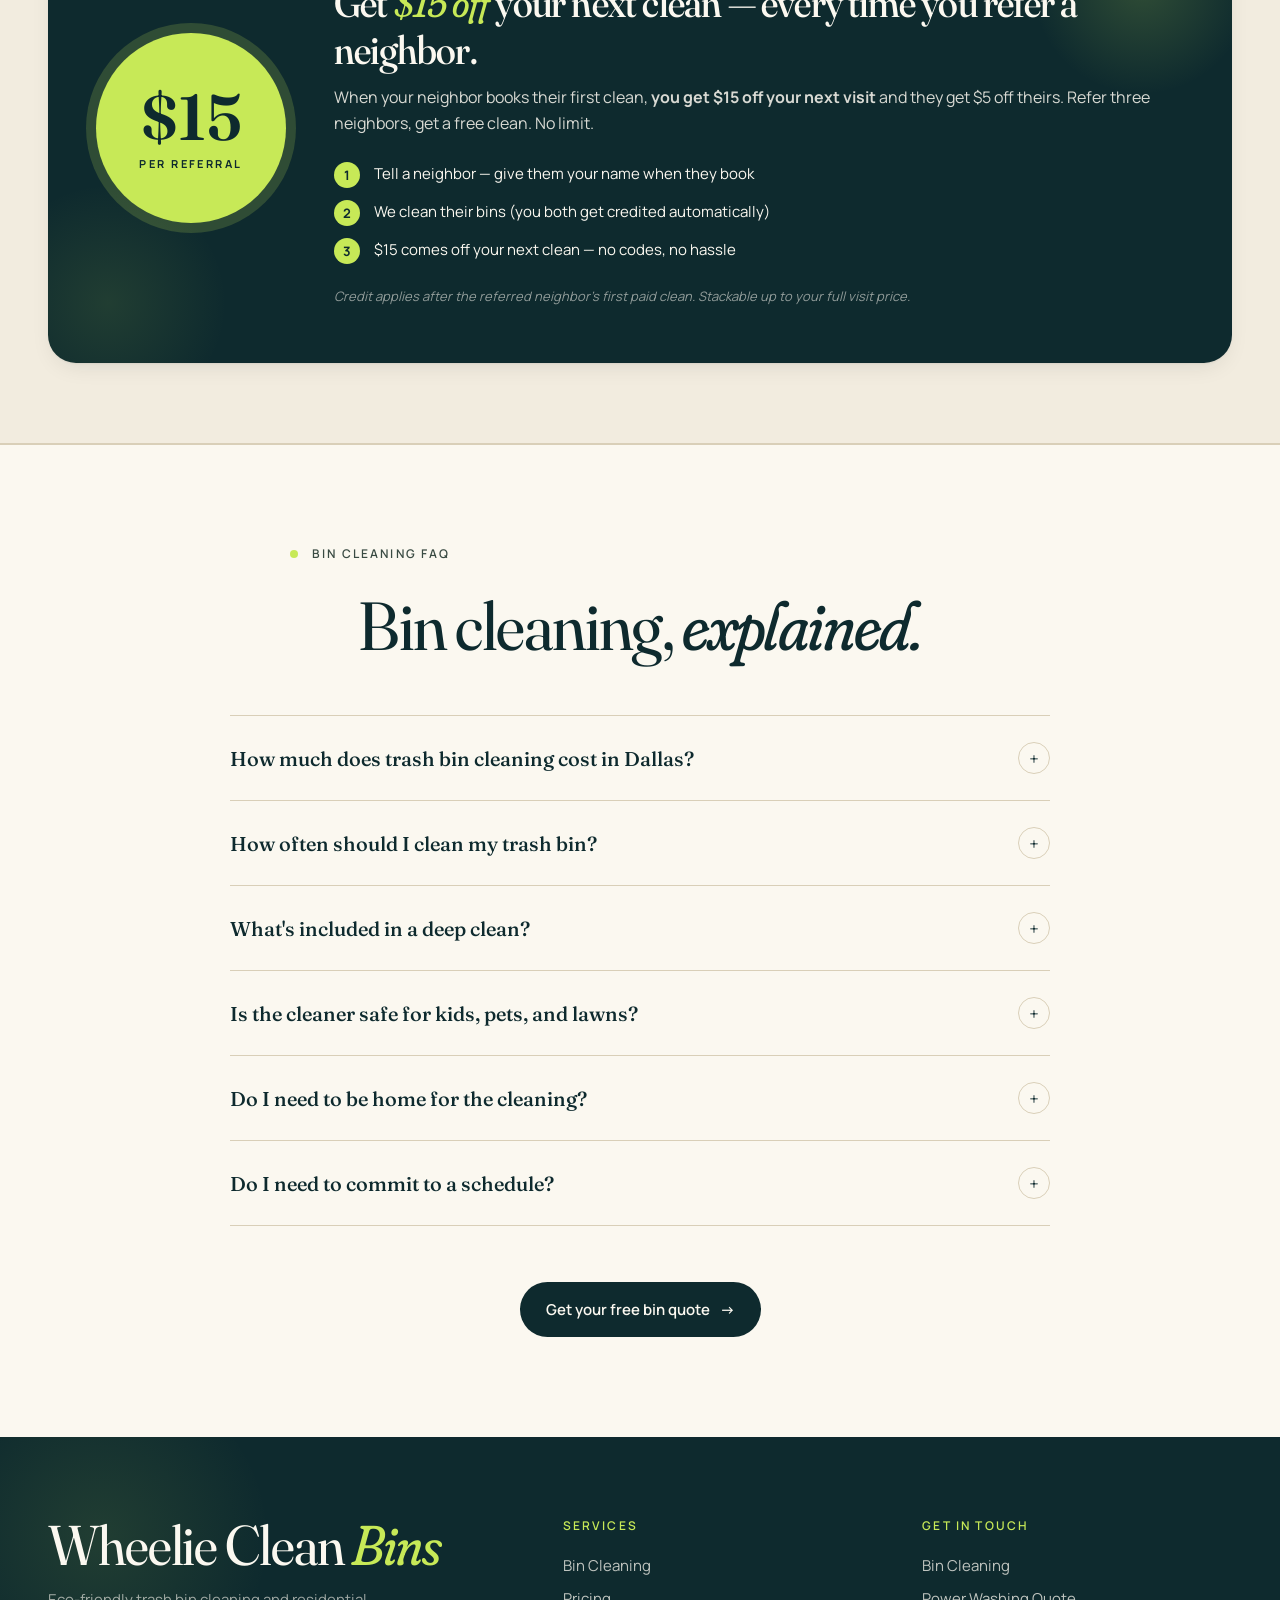
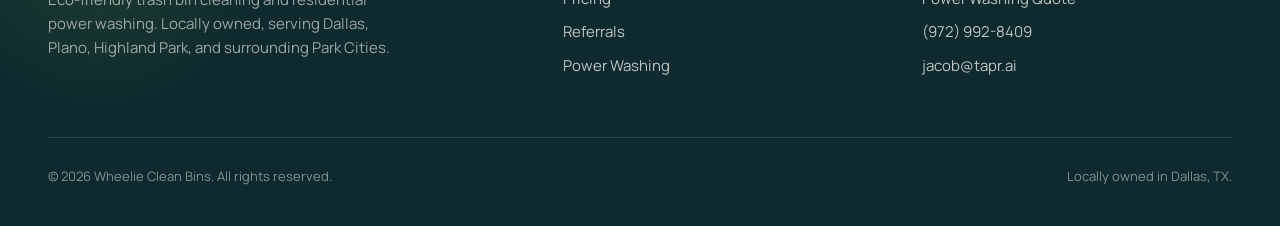
<file: bins.html>
<!DOCTYPE html>
<html lang="en">
<head>
<meta charset="UTF-8">
<meta name="viewport" content="width=device-width, initial-scale=1.0">

<title>Trash Bin Cleaning Dallas — $45 Flat (2 Bins) | Wheelie Clean Bins</title>
<meta name="description" content="Trash bin cleaning in Dallas, Plano & Highland Park. Hot-water deep clean, eco-friendly cleaner, fresh scent. $45 flat for 2 bins, +$10 each additional. No contracts.">
<meta name="keywords" content="trash bin cleaning Dallas, bin cleaning Plano, garbage can cleaning Highland Park, wheelie bin cleaning, recycling bin cleaning Dallas">
<meta name="robots" content="index, follow, max-image-preview:large">
<link rel="canonical" href="https://jacobschildcrout.github.io/SqueakyCleanBins/bins.html">

<meta property="og:type" content="website">
<meta property="og:url" content="https://jacobschildcrout.github.io/SqueakyCleanBins/bins.html">
<meta property="og:title" content="Trash Bin Cleaning Dallas — Wheelie Clean Bins">
<meta property="og:description" content="Hot-water deep clean. Eco-friendly. $45 flat for 2 bins, +$10 each additional. No contracts.">
<meta property="og:image" content="https://jacobschildcrout.github.io/SqueakyCleanBins/work-07.jpg">

<meta name="theme-color" content="#0E2A2E">

<script type="application/ld+json">
{
  "@context": "https://schema.org",
  "@type": "Service",
  "name": "Trash Bin Cleaning",
  "provider": {"@type": "LocalBusiness", "name": "Wheelie Clean Bins", "telephone": "+19729928409"},
  "areaServed": [
    {"@type": "City", "name": "Dallas"},
    {"@type": "City", "name": "Plano"},
    {"@type": "City", "name": "Highland Park"}
  ],
  "description": "Hot-water trash bin deep cleaning. Eco-friendly plant-based cleaner. Inside, lid, and base. Fresh scent finish.",
  "offers": [
    {"@type": "Offer", "name": "Bin Cleaning (2 bins)", "price": "45.00", "priceCurrency": "USD"}
  ]
}
</script>

<link rel="preconnect" href="https://fonts.googleapis.com">
<link rel="preconnect" href="https://fonts.gstatic.com" crossorigin>
<link href="https://fonts.googleapis.com/css2?family=Fraunces:ital,opsz,wght,SOFT@0,9..144,300..700,0..100;1,9..144,300..700,0..100&family=Manrope:wght@300;400;500;600;700&display=swap" rel="stylesheet">
<link rel="stylesheet" href="styles.css">
</head>
<body>
<a id="top"></a>

<!-- TOP ALERT BAR -->
<div class="top-bar">
  <div class="container top-bar-inner">
    <div class="top-bar-info">
      <a href="tel:+19729928409" class="top-bar-phone">📞 (972) 992-8409</a>
      <span class="top-bar-sep">·</span>
      <span class="top-bar-tag">Same-week service · Free quotes · Eco-friendly</span>
    </div>
    <a href="https://book.squareup.com/appointments/eh5fn9dwwtimlp/location/LC38JXTDE97RR/services/23UL3TPY5CGD4PKF36VLXOZK" class="top-bar-cta" target="_blank" rel="noopener">Book Now →</a>
  </div>
</div>

<!-- NAV -->
<nav class="nav">
  <div class="container nav-inner">
    <a href="index.html" class="brand"><span class="brand-mark">W</span> Wheelie Clean Bins</a>
    <ul class="nav-links">
      <li><a href="index.html">Home</a></li>
      <li><a href="bins.html" class="active">Bin Cleaning</a></li>
      <li><a href="power-washing.html">Power Washing</a></li>
      <li><a href="#referral">Referrals</a></li>
      <li><a href="areas.html">Areas</a></li>
      <li><a href="#faq">FAQ</a></li>
    </ul>
    <div class="nav-right">
      <a href="tel:+19729928409" class="nav-phone">(972) 992-8409</a>
      <a href="https://book.squareup.com/appointments/eh5fn9dwwtimlp/location/LC38JXTDE97RR/services/23UL3TPY5CGD4PKF36VLXOZK" class="nav-cta" target="_blank" rel="noopener">Book Now</a>
      <button class="nav-toggle" id="navToggle" aria-label="Open menu"><span></span></button>
    </div>
  </div>
  <div class="mobile-menu" id="mobileMenu">
    <ul>
      <li><a href="index.html">Home</a></li>
      <li><a href="bins.html">Bin Cleaning</a></li>
      <li><a href="power-washing.html">Power Washing</a></li>
      <li><a href="#referral">Referrals</a></li>
      <li><a href="areas.html">Areas We Serve</a></li>
      <li><a href="#faq">FAQ</a></li>
    </ul>
    <div class="mobile-actions">
      <a href="tel:+19729928409" class="mobile-phone">📞 (972) 992-8409</a>
      <a href="https://book.squareup.com/appointments/eh5fn9dwwtimlp/location/LC38JXTDE97RR/services/23UL3TPY5CGD4PKF36VLXOZK" class="mobile-book" target="_blank" rel="noopener">Book Now →</a>
    </div>
  </div>
</nav>

<!-- PAGE HEADER -->
<section class="bin-section" style="padding-top: 80px; padding-bottom: 40px;">
  <div class="container">
    <div class="section-label"><span class="dot"></span> Bin cleaning</div>
    <h1 class="section-title" style="font-size: clamp(40px, 6vw, 64px); max-width: 800px;">Trash bin cleaning in Dallas, Plano &amp; Highland Park — <span class="italic">done right.</span></h1>
    <p class="section-intro" style="max-width: 720px;">Hot-water deep clean. Inside, lid, and base. Eco-friendly plant-based cleaner. Fresh scent finish. Flat pricing — no contracts, no subscriptions.</p>
  </div>
</section>

<!-- PRICING -->
<section class="bin-section" style="padding-top: 20px;">
  <div class="container">
    <div class="tier-grid" id="pricing" style="grid-template-columns: 1fr; max-width: 480px; margin: 0 auto;">

      <div class="tier-card popular">
        <h3 class="tier-name">Bin Cleaning</h3>
        <div class="tier-cadence">No contracts · No subscriptions</div>
        <div class="tier-price"><span class="tier-amount">$45</span><span class="tier-period">/ clean</span></div>
        <div class="tier-billing">2 bins included</div>
        <ul class="tier-features">
          <li><span class="tier-check">✓</span> 2 bins included</li>
          <li><span class="tier-check">✓</span> +$10 each additional bin</li>
          <li><span class="tier-check">✓</span> Hot-water deep clean</li>
          <li><span class="tier-check">✓</span> Eco-friendly plant-based cleaner</li>
          <li><span class="tier-check">✓</span> Fresh deodorizing finish</li>
        </ul>
        <a class="tier-btn" href="https://book.squareup.com/appointments/eh5fn9dwwtimlp/location/LC38JXTDE97RR/services/23UL3TPY5CGD4PKF36VLXOZK" target="_blank" rel="noopener">Book Now</a>
      </div>

    </div>

    <p class="tier-footnote">Questions? <strong>Call (972) 992-8409</strong> — happy to help.</p>

    <div class="bin-features-row">
      <div class="feature">
        <div class="feature-icon"><svg width="26" height="26" viewBox="0 0 24 24" fill="none" stroke="currentColor" stroke-width="1.6" stroke-linecap="round" stroke-linejoin="round"><path d="M12 2C8 8 6 11 6 14a6 6 0 0 0 12 0c0-3-2-6-6-12z"/></svg></div>
        <div><h4>Eco-friendly cleaner</h4><p>Plant-based, biodegradable detergent. Safe for kids, pets, and lawns.</p></div>
      </div>
      <div class="feature">
        <div class="feature-icon"><svg width="26" height="26" viewBox="0 0 24 24" fill="none" stroke="currentColor" stroke-width="1.6" stroke-linecap="round" stroke-linejoin="round"><circle cx="12" cy="12" r="9"/><path d="M8 12h8M12 8v8"/></svg></div>
        <div><h4>Grease &amp; grime removal</h4><p>High-pressure hot-water blast on the inside, lid, and base — not just a rinse.</p></div>
      </div>
      <div class="feature">
        <div class="feature-icon"><svg width="26" height="26" viewBox="0 0 24 24" fill="none" stroke="currentColor" stroke-width="1.6" stroke-linecap="round" stroke-linejoin="round"><path d="M12 3v3M12 18v3M3 12h3M18 12h3M5.6 5.6l2.1 2.1M16.3 16.3l2.1 2.1M5.6 18.4l2.1-2.1M16.3 7.7l2.1-2.1"/><circle cx="12" cy="12" r="3"/></svg></div>
        <div><h4>Scent treatment</h4><p>Finished with a fresh deodorizing spray. Doesn't just look clean — smells it too.</p></div>
      </div>
    </div>
  </div>
</section>

<!-- REFERRAL PROGRAM -->
<section class="referral-section" id="referral">
  <div class="container">
    <div class="referral-card">
      <div class="referral-grid">
        <div class="referral-badge">
          <span class="amount">$15</span>
          <span class="label">Per Referral</span>
        </div>
        <div class="referral-content">
          <div class="referral-eyebrow">Refer a neighbor</div>
          <h2>Get <span class="italic">$15 off</span> your next clean — every time you refer a neighbor.</h2>
          <p class="referral-sub">When your neighbor books their first clean, <strong>you get $15 off your next visit</strong> and they get $5 off theirs. Refer three neighbors, get a free clean. No limit.</p>
          <ol class="referral-steps">
            <li>Tell a neighbor — give them your name when they book</li>
            <li>We clean their bins (you both get credited automatically)</li>
            <li>$15 comes off your next clean — no codes, no hassle</li>
          </ol>
          <p class="referral-fine">Credit applies after the referred neighbor's first paid clean. Stackable up to your full visit price.</p>
        </div>
      </div>
    </div>
  </div>
</section>

<!-- FAQ -->
<section class="faq-section" id="faq">
  <div class="container">
    <div class="faq-header">
      <div class="section-label"><span class="dot"></span> Bin cleaning FAQ</div>
      <h2 class="section-title">Bin cleaning, <span class="italic">explained.</span></h2>
    </div>
    <div class="faq-list">
      <div class="faq-item">
        <button class="faq-question" aria-expanded="false">How much does trash bin cleaning cost in Dallas?<span class="faq-icon">+</span></button>
        <div class="faq-answer"><p>$45 per clean, 2 bins included. Each additional bin is +$10. No hidden fees, no contracts.</p></div>
      </div>
      <div class="faq-item">
        <button class="faq-question" aria-expanded="false">How often should I clean my trash bin?<span class="faq-icon">+</span></button>
        <div class="faq-answer"><p>At least monthly to prevent bacteria, maggots, and odors. In Dallas summer heat, bi-weekly is ideal — heat and humidity accelerate bacterial growth dramatically.</p></div>
      </div>
      <div class="faq-item">
        <button class="faq-question" aria-expanded="false">What's included in a deep clean?<span class="faq-icon">+</span></button>
        <div class="faq-answer"><p>Hot-water high-pressure rinse of the interior, lid, and base; eco-friendly plant-based detergent to lift grease and grime; fresh deodorizing finish. About 10–15 minutes per bin.</p></div>
      </div>
      <div class="faq-item">
        <button class="faq-question" aria-expanded="false">Is the cleaner safe for kids, pets, and lawns?<span class="faq-icon">+</span></button>
        <div class="faq-answer"><p>Yes — plant-based and biodegradable. No bleach, no harsh chemicals draining onto your driveway or into your soil.</p></div>
      </div>
      <div class="faq-item">
        <button class="faq-question" aria-expanded="false">Do I need to be home for the cleaning?<span class="faq-icon">+</span></button>
        <div class="faq-answer"><p>No. Just leave your bins out on your scheduled day, and we'll clean them and return them where you left them.</p></div>
      </div>
      <div class="faq-item">
        <button class="faq-question" aria-expanded="false">Do I need to commit to a schedule?<span class="faq-icon">+</span></button>
        <div class="faq-answer"><p>No. There are no subscriptions or contracts — just book when you need a clean. Call or text (972) 992-8409 to schedule.</p></div>
      </div>
    </div>

    <div style="text-align: center; margin-top: 56px;">
      <a href="quote-bins.html" class="btn btn-primary">Get your free bin quote <span class="arrow">→</span></a>
    </div>
  </div>
</section>

<!-- FOOTER -->
<footer class="footer">
  <div class="container">
    <div class="footer-grid">
      <div>
        <h2 class="footer-brand">Wheelie Clean <span class="italic">Bins</span></h2>
        <p class="footer-tag">Eco-friendly trash bin cleaning and residential power washing. Locally owned, serving Dallas, Plano, Highland Park, and surrounding Park Cities.</p>
      </div>
      <div class="footer-col">
        <h5>Services</h5>
        <a href="bins.html">Bin Cleaning</a>
        <a href="bins.html#pricing">Pricing</a>
        <a href="bins.html#referral">Referrals</a>
        <a href="power-washing.html">Power Washing</a>
      </div>
      <div class="footer-col">
        <h5>Get in touch</h5>
        <a href="bins.html">Bin Cleaning</a>
        <a href="quote-power-washing.html">Power Washing Quote</a>
        <a href="tel:+19729928409">(972) 992-8409</a>
        <a href="mailto:jacob@tapr.ai">jacob@tapr.ai</a>
      </div>
    </div>
    <div class="footer-bottom">
      <span>© 2026 Wheelie Clean Bins. All rights reserved.</span>
      <span>Locally owned in Dallas, TX.</span>
    </div>
  </div>
</footer>

<script src="scripts.js"></script>
</body>
</html>
</file>
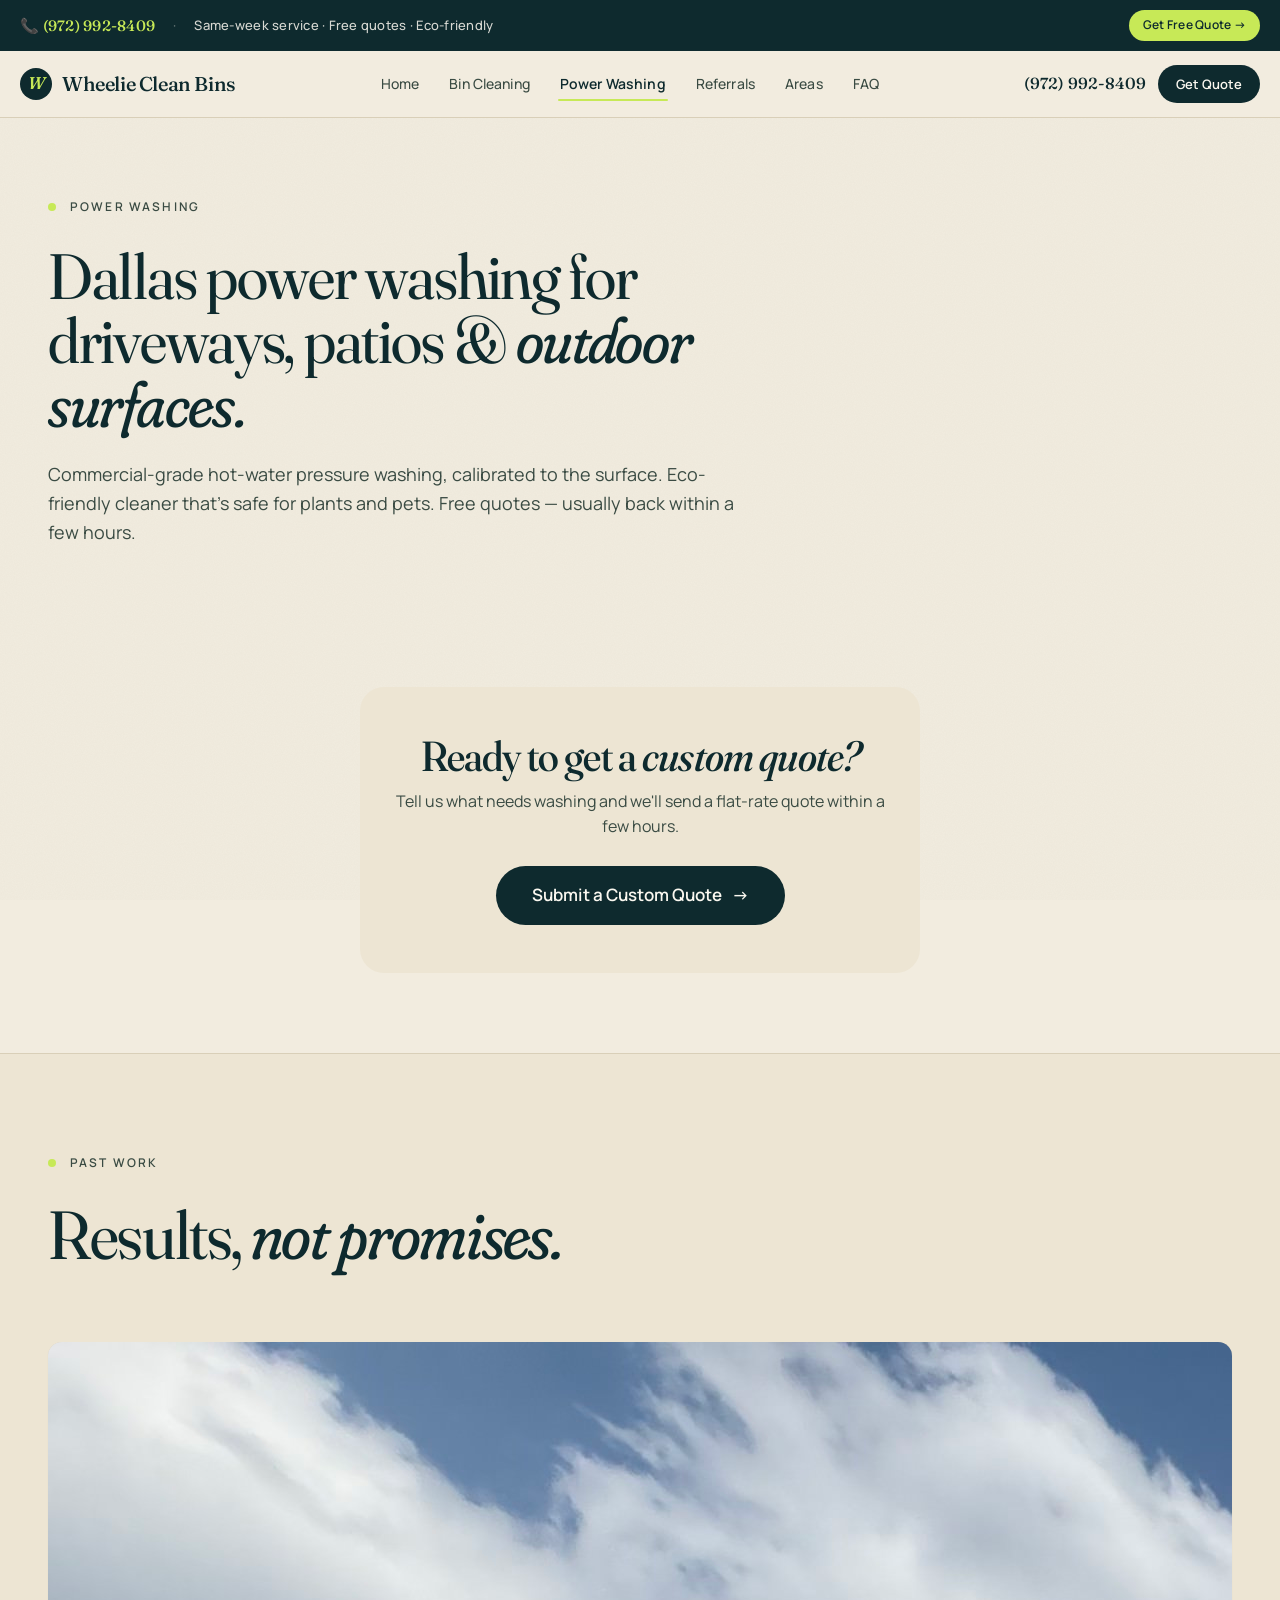
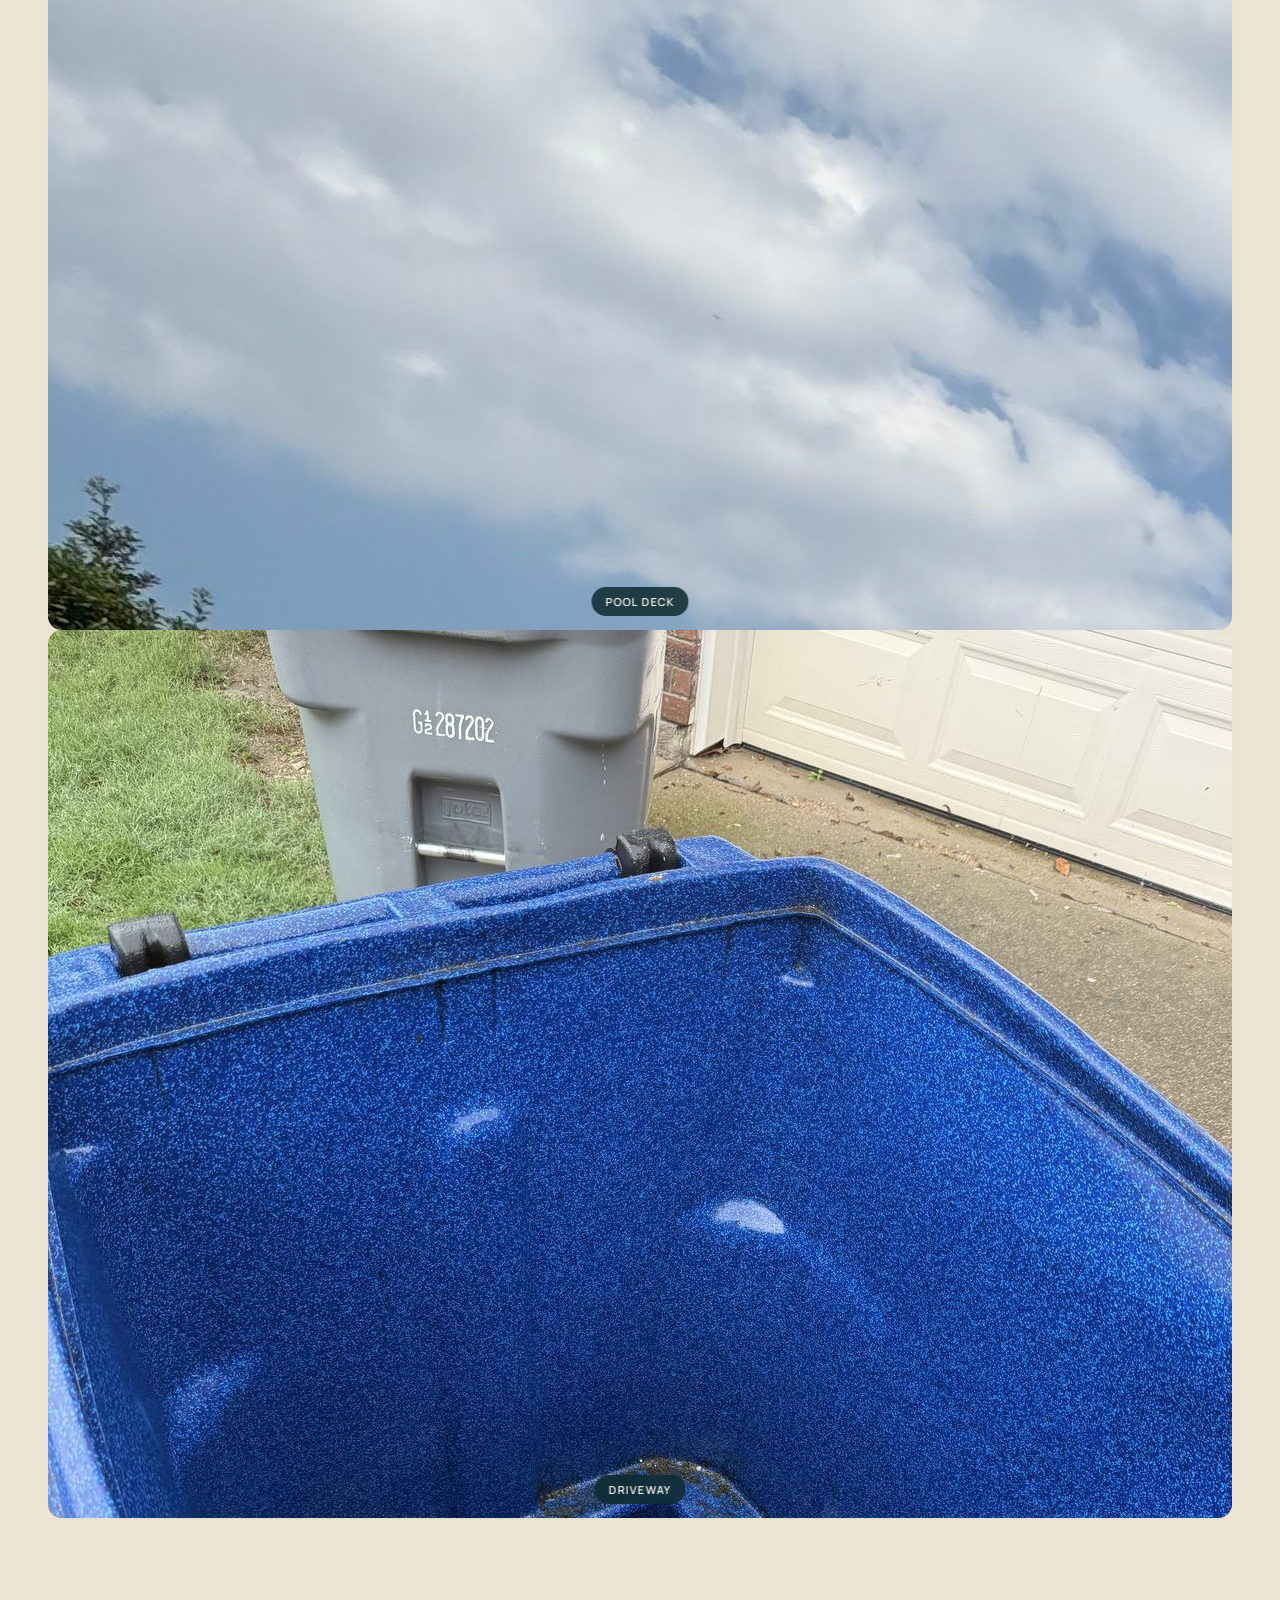
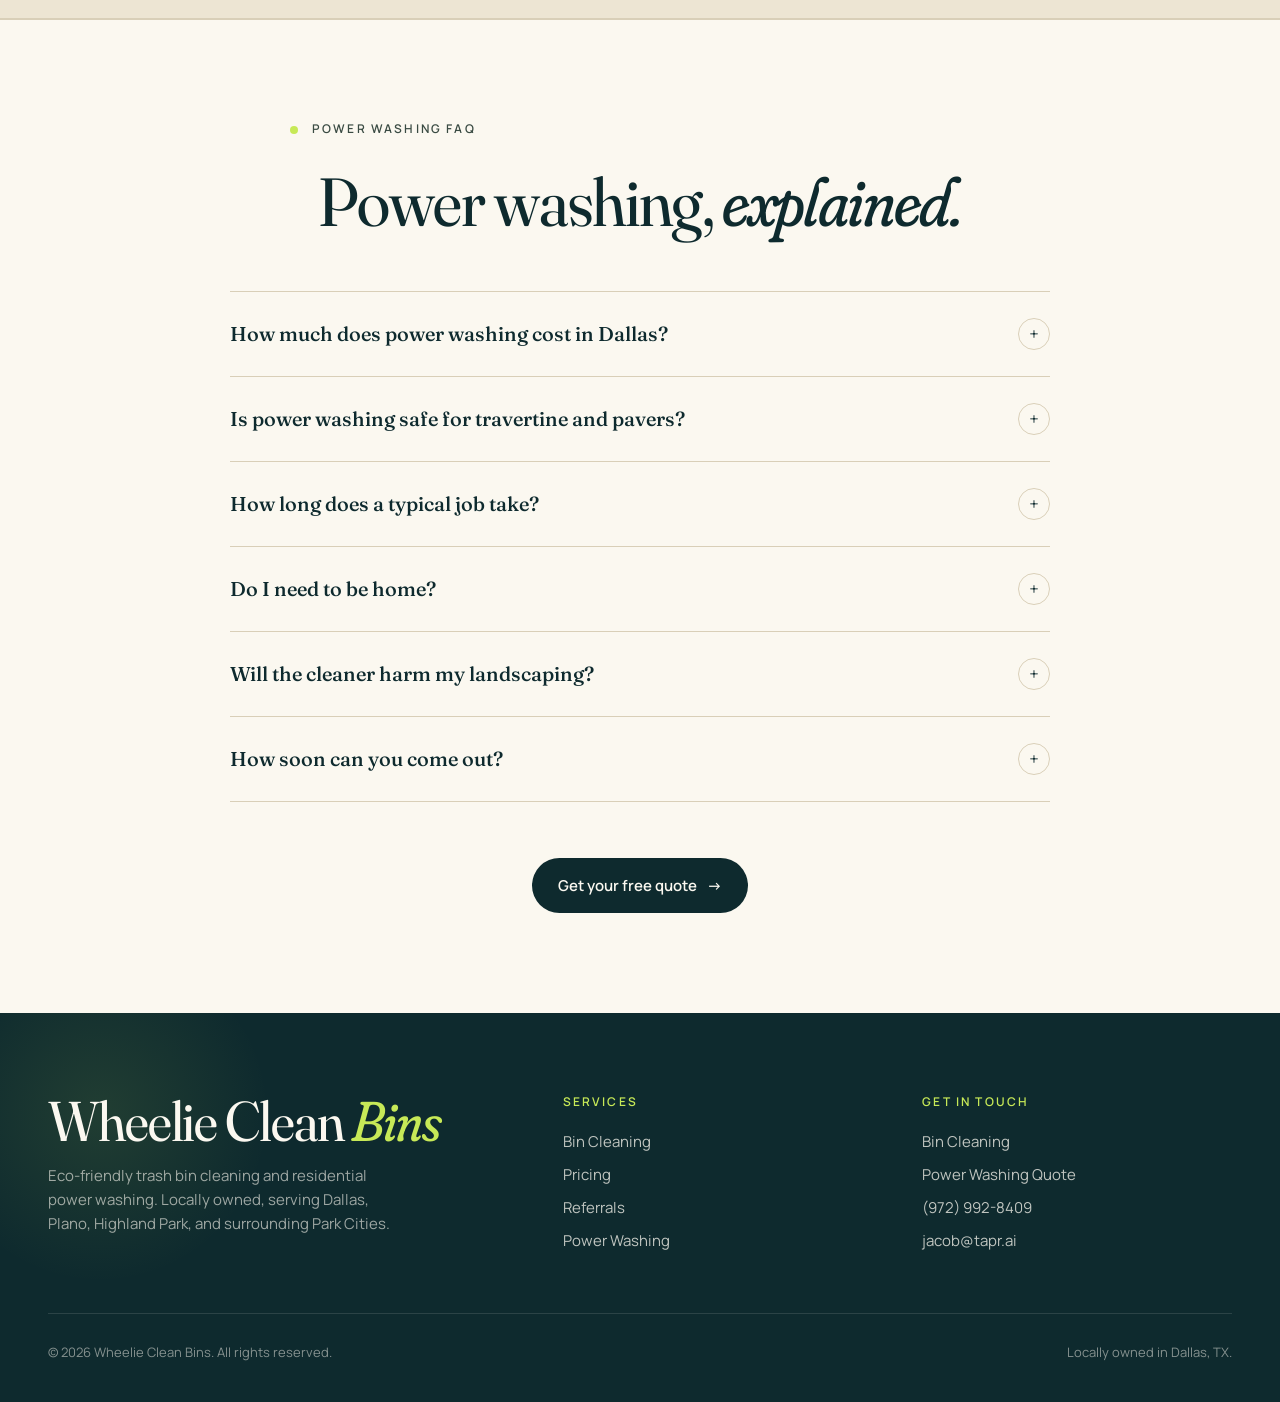
<file: power-washing.html>
<!DOCTYPE html>
<html lang="en">
<head>
<meta charset="UTF-8">
<meta name="viewport" content="width=device-width, initial-scale=1.0">

<title>Power Washing Dallas — Driveways, Patios &amp; Pool Decks | Wheelie Clean Bins</title>
<meta name="description" content="Residential power washing in Dallas, Plano & Highland Park. Driveways, patios, sidewalks, pool decks, fences, furniture, and house soft-wash. Free quotes, eco-friendly cleaner.">
<meta name="keywords" content="power washing Dallas, pressure washing Plano, driveway cleaning Dallas, patio cleaning Highland Park, pool deck cleaning, house soft washing Dallas">
<meta name="robots" content="index, follow, max-image-preview:large">
<link rel="canonical" href="https://jacobschildcrout.github.io/SqueakyCleanBins/power-washing.html">

<meta property="og:type" content="website">
<meta property="og:url" content="https://jacobschildcrout.github.io/SqueakyCleanBins/power-washing.html">
<meta property="og:title" content="Dallas Power Washing — Driveways, Patios, Pool Decks">
<meta property="og:description" content="Hot-water power washing for driveways, patios, sidewalks, pool decks, fences, and furniture. Eco-friendly. Free quotes within hours.">
<meta property="og:image" content="https://jacobschildcrout.github.io/SqueakyCleanBins/work-03.jpg">

<meta name="theme-color" content="#0E2A2E">

<script type="application/ld+json">
{
  "@context": "https://schema.org",
  "@type": "Service",
  "name": "Residential Power Washing",
  "provider": {"@type": "LocalBusiness", "name": "Wheelie Clean Bins", "telephone": "+19729928409"},
  "areaServed": [
    {"@type": "City", "name": "Dallas"},
    {"@type": "City", "name": "Plano"},
    {"@type": "City", "name": "Highland Park"}
  ],
  "description": "Hot-water residential power washing for driveways, patios, sidewalks, pool decks, fences, outdoor furniture, and house soft-washing. Eco-friendly cleaner."
}
</script>

<link rel="preconnect" href="https://fonts.googleapis.com">
<link rel="preconnect" href="https://fonts.gstatic.com" crossorigin>
<link href="https://fonts.googleapis.com/css2?family=Fraunces:ital,opsz,wght,SOFT@0,9..144,300..700,0..100;1,9..144,300..700,0..100&family=Manrope:wght@300;400;500;600;700&display=swap" rel="stylesheet">
<link rel="stylesheet" href="styles.css">
</head>
<body>
<a id="top"></a>

<!-- TOP ALERT BAR -->
<div class="top-bar">
  <div class="container top-bar-inner">
    <div class="top-bar-info">
      <a href="tel:+19729928409" class="top-bar-phone">📞 (972) 992-8409</a>
      <span class="top-bar-sep">·</span>
      <span class="top-bar-tag">Same-week service · Free quotes · Eco-friendly</span>
    </div>
    <a href="quote-power-washing.html" class="top-bar-cta">Get Free Quote →</a>
  </div>
</div>

<!-- NAV -->
<nav class="nav">
  <div class="container nav-inner">
    <a href="index.html" class="brand"><span class="brand-mark">W</span> Wheelie Clean Bins</a>
    <ul class="nav-links">
      <li><a href="index.html">Home</a></li>
      <li><a href="bins.html">Bin Cleaning</a></li>
      <li><a href="power-washing.html" class="active">Power Washing</a></li>
      <li><a href="bins.html#referral">Referrals</a></li>
      <li><a href="areas.html">Areas</a></li>
      <li><a href="#faq">FAQ</a></li>
    </ul>
    <div class="nav-right">
      <a href="tel:+19729928409" class="nav-phone">(972) 992-8409</a>
      <a href="quote-power-washing.html" class="nav-cta">Get Quote</a>
      <button class="nav-toggle" id="navToggle" aria-label="Open menu"><span></span></button>
    </div>
  </div>
  <div class="mobile-menu" id="mobileMenu">
    <ul>
      <li><a href="index.html">Home</a></li>
      <li><a href="bins.html">Bin Cleaning</a></li>
      <li><a href="power-washing.html">Power Washing</a></li>
      <li><a href="bins.html#referral">Referrals</a></li>
      <li><a href="areas.html">Areas We Serve</a></li>
      <li><a href="#faq">FAQ</a></li>
    </ul>
    <div class="mobile-actions">
      <a href="tel:+19729928409" class="mobile-phone">📞 (972) 992-8409</a>
      <a href="quote-power-washing.html" class="mobile-book">Get a Free Quote →</a>
    </div>
  </div>
</nav>

<!-- PAGE HEADER -->
<section style="padding: 80px 0 40px;">
  <div class="container">
    <div class="section-label"><span class="dot"></span> Power washing</div>
    <h1 class="section-title" style="font-size: clamp(40px, 6vw, 64px); max-width: 800px;">Dallas power washing for driveways, patios &amp; <span class="italic">outdoor surfaces.</span></h1>
    <p class="section-intro" style="max-width: 720px;">Commercial-grade hot-water pressure washing, calibrated to the surface. Eco-friendly cleaner that's safe for plants and pets. Free quotes — usually back within a few hours.</p>
  </div>
</section>

<!-- QUOTE CTA -->
<section style="padding-bottom: 80px;">
  <div class="container">
    <div style="text-align: center; padding: 48px 32px; background: var(--bg-warm); border-radius: 24px; max-width: 560px; margin: 0 auto;">
      <h2 style="font-family:'Fraunces',serif; font-size: clamp(28px,4vw,42px); font-weight:500; color:var(--teal); margin:0 0 12px;">Ready to get a <span style="font-style:italic;">custom quote?</span></h2>
      <p style="color:var(--ink-soft); margin:0 0 28px; font-size:16px;">Tell us what needs washing and we'll send a flat-rate quote within a few hours.</p>
      <a href="quote-power-washing.html" class="btn btn-primary" style="font-size:17px; padding:16px 36px;">Submit a Custom Quote <span class="arrow">→</span></a>
    </div>
  </div>
</section>

<!-- GALLERY -->
<section class="gallery-section" id="gallery">
  <div class="container">
    <div class="gallery-head">
      <div>
        <div class="section-label"><span class="dot"></span> Past work</div>
        <h2 class="section-title">Results, <span class="italic">not promises.</span></h2>
      </div>
    </div>

    <div class="pair-grid">
      <div class="pair" data-cat="powerwash">
        <div class="ba-slider">
          <img class="ba-after" src="work-03.jpg" alt="After power washing — pool deck">
          <img class="ba-before" src="work-04.jpg" alt="Before power washing — pool deck">
          <div class="ba-handle"><span></span></div>
        </div>
        <span class="pair-tag">Pool Deck</span>
      </div>
      <div class="pair" data-cat="powerwash">
        <div class="ba-slider">
          <img class="ba-after" src="work-05.jpg" alt="After power washing — driveway">
          <img class="ba-before" src="work-06.jpg" alt="Before power washing — driveway">
          <div class="ba-handle"><span></span></div>
        </div>
        <span class="pair-tag">Driveway</span>
      </div>
    </div>
  </div>
</section>

<!-- FAQ -->
<section class="faq-section" id="faq">
  <div class="container">
    <div class="faq-header">
      <div class="section-label"><span class="dot"></span> Power washing FAQ</div>
      <h2 class="section-title">Power washing, <span class="italic">explained.</span></h2>
    </div>
    <div class="faq-list">
      <div class="faq-item">
        <button class="faq-question" aria-expanded="false">How much does power washing cost in Dallas?<span class="faq-icon">+</span></button>
        <div class="faq-answer"><p>Power washing is quoted per job based on square footage, surface type, and condition. Typical driveways run $150–$400; patios $200–$500. Send a quote request and we'll respond with a flat-rate quote within a few hours.</p></div>
      </div>
      <div class="faq-item">
        <button class="faq-question" aria-expanded="false">Is power washing safe for travertine and pavers?<span class="faq-icon">+</span></button>
        <div class="faq-answer"><p>Yes — we calibrate pressure to the surface. Travertine, flagstone, and pavers get a lower-pressure soft wash with surface cleaner attachment. We never blast at full pressure on delicate stone.</p></div>
      </div>
      <div class="faq-item">
        <button class="faq-question" aria-expanded="false">How long does a typical job take?<span class="faq-icon">+</span></button>
        <div class="faq-answer"><p>A standard 2-car driveway takes 60–90 minutes. A typical patio takes 1–2 hours. Larger jobs or pool decks may take 3–4 hours. We'll confirm timing when we send your quote.</p></div>
      </div>
      <div class="faq-item">
        <button class="faq-question" aria-expanded="false">Do I need to be home?<span class="faq-icon">+</span></button>
        <div class="faq-answer"><p>No, as long as we have access to an outdoor water spigot. We can text you when we arrive and when we finish, with before/after photos if you'd like.</p></div>
      </div>
      <div class="faq-item">
        <button class="faq-question" aria-expanded="false">Will the cleaner harm my landscaping?<span class="faq-icon">+</span></button>
        <div class="faq-answer"><p>No. We use a biodegradable concrete and stone cleaner that's safe around plants and grass. We also pre-wet sensitive landscaping before any cleaner is applied.</p></div>
      </div>
      <div class="faq-item">
        <button class="faq-question" aria-expanded="false">How soon can you come out?<span class="faq-icon">+</span></button>
        <div class="faq-answer"><p>Most jobs scheduled within the same week. For urgent requests (pre-event cleanup, real estate listings), we can usually accommodate next-day. Just call (972) 992-8409.</p></div>
      </div>
    </div>

    <div style="text-align: center; margin-top: 56px;">
      <a href="quote-power-washing.html" class="btn btn-primary">Get your free quote <span class="arrow">→</span></a>
    </div>
  </div>
</section>

<!-- FOOTER -->
<footer class="footer">
  <div class="container">
    <div class="footer-grid">
      <div>
        <h2 class="footer-brand">Wheelie Clean <span class="italic">Bins</span></h2>
        <p class="footer-tag">Eco-friendly trash bin cleaning and residential power washing. Locally owned, serving Dallas, Plano, Highland Park, and surrounding Park Cities.</p>
      </div>
      <div class="footer-col">
        <h5>Services</h5>
        <a href="bins.html">Bin Cleaning</a>
        <a href="bins.html#pricing">Pricing</a>
        <a href="bins.html#referral">Referrals</a>
        <a href="power-washing.html">Power Washing</a>
      </div>
      <div class="footer-col">
        <h5>Get in touch</h5>
        <a href="bins.html">Bin Cleaning</a>
        <a href="quote-power-washing.html">Power Washing Quote</a>
        <a href="tel:+19729928409">(972) 992-8409</a>
        <a href="mailto:jacob@tapr.ai">jacob@tapr.ai</a>
      </div>
    </div>
    <div class="footer-bottom">
      <span>© 2026 Wheelie Clean Bins. All rights reserved.</span>
      <span>Locally owned in Dallas, TX.</span>
    </div>
  </div>
</footer>

<script src="scripts.js"></script>
</body>
</html>
</file>
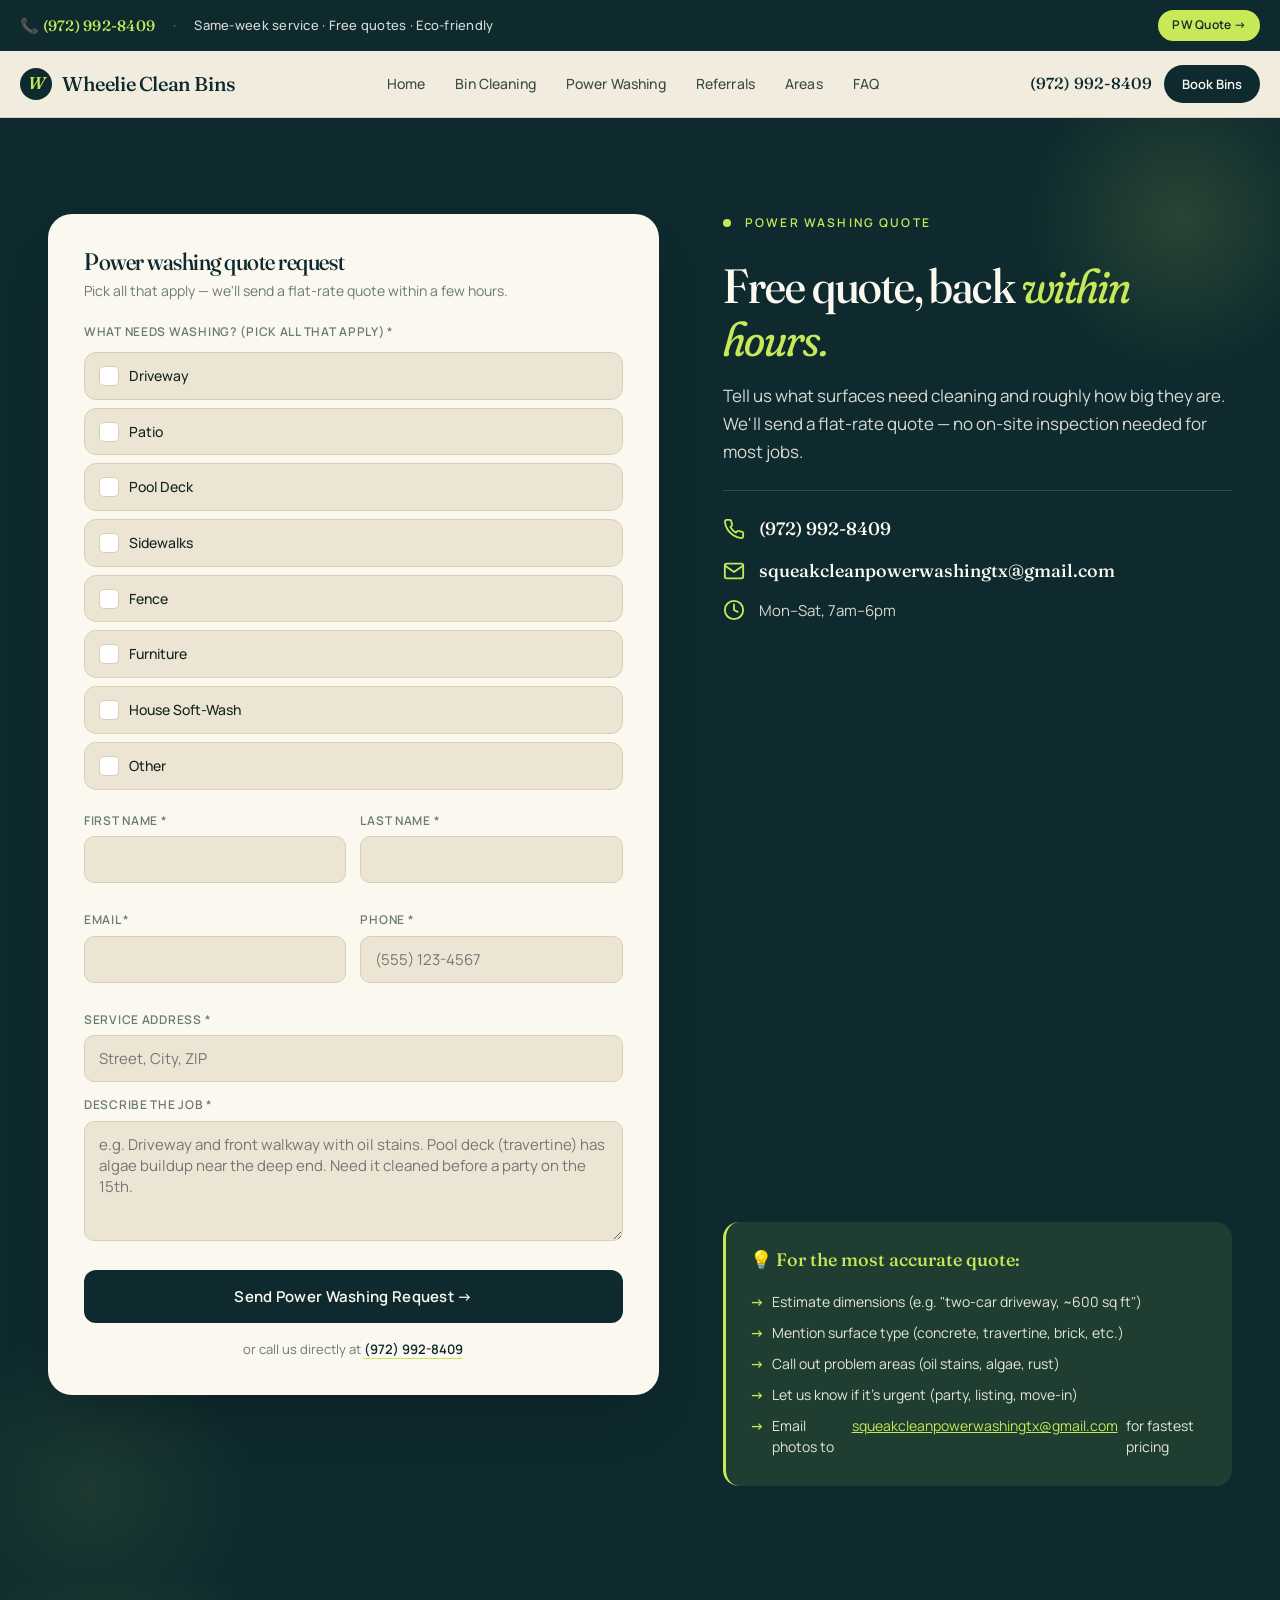
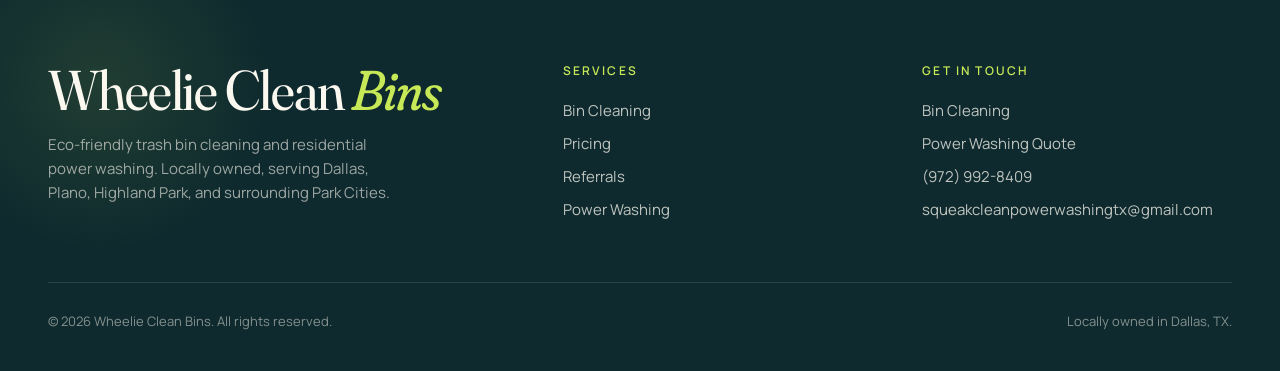
<file: quote-power-washing.html>
<!DOCTYPE html>
<html lang="en">
<head>
<meta charset="UTF-8">
<meta name="viewport" content="width=device-width, initial-scale=1.0">

<title>Free Power Washing Quote — Dallas, Plano, Highland Park | Wheelie Clean Bins</title>
<meta name="description" content="Get a free power washing quote for your Dallas-area driveway, patio, pool deck, fence, or outdoor furniture. We respond within a few hours.">
<meta name="robots" content="index, follow">
<link rel="canonical" href="https://jacobschildcrout.github.io/SqueakyCleanBins/quote-power-washing.html">

<meta property="og:type" content="website">
<meta property="og:title" content="Free Power Washing Quote — Wheelie Clean Bins">
<meta property="og:description" content="Free Dallas power washing quotes. Driveways, patios, pool decks, and more.">

<meta name="theme-color" content="#0E2A2E">

<link rel="preconnect" href="https://fonts.googleapis.com">
<link rel="preconnect" href="https://fonts.gstatic.com" crossorigin>
<link href="https://fonts.googleapis.com/css2?family=Fraunces:ital,opsz,wght,SOFT@0,9..144,300..700,0..100;1,9..144,300..700,0..100&family=Manrope:wght@300;400;500;600;700&display=swap" rel="stylesheet">
<link rel="stylesheet" href="styles.css">

<style>
  /* Power washing quote-specific styles */
  .pw-checkbox-grid {
    display: flex;
    flex-direction: column;
    gap: 8px;
    margin-bottom: 22px;
  }
  .pw-checkbox {
    position: relative;
    cursor: pointer;
    border: 1.5px solid var(--line);
    border-radius: 12px;
    overflow: hidden;
    transition: border-color .2s ease;
    background: var(--bg-warm);
  }
  .pw-checkbox:hover { border-color: var(--accent-deep); }
  .pw-checkbox.checked { border-color: var(--teal); }
  .pw-checkbox input[type="checkbox"] {
    position: absolute; opacity: 0; pointer-events: none;
  }
  .pw-checkbox-label {
    display: flex; align-items: center;
    gap: 10px;
    padding: 12px 14px;
    font-size: 14px;
    font-weight: 500;
    color: var(--ink);
    user-select: none;
    transition: all .2s ease;
  }
  .pw-checkbox.checked .pw-checkbox-label {
    color: var(--teal);
    font-weight: 600;
  }
  .pw-checkbox-label::before {
    content: '';
    width: 18px; height: 18px;
    border: 1.5px solid var(--line);
    border-radius: 5px;
    flex-shrink: 0;
    display: grid; place-items: center;
    transition: all .2s ease;
    background: white;
  }
  .pw-checkbox.checked .pw-checkbox-label::before {
    background: var(--teal);
    border-color: var(--teal);
    content: '✓';
    color: white;
    font-weight: 900;
    font-size: 13px;
  }
  .pw-detail {
    max-height: 0;
    overflow: hidden;
    transition: max-height .25s ease, padding .25s ease;
    padding: 0 14px;
  }
  .pw-checkbox.checked .pw-detail {
    max-height: 80px;
    padding: 0 14px 12px;
  }
  .pw-detail input {
    width: 100%;
    padding: 8px 12px;
    border: 1.5px solid var(--line);
    border-radius: 8px;
    font-size: 13px;
    background: white;
    color: var(--ink);
    box-sizing: border-box;
  }
  .pw-detail input:focus {
    outline: none;
    border-color: var(--teal);
  }

  /* Make this page's request grid stack form ABOVE info on mobile but below on desktop — different from bins */
  .pw-quote-grid {
    display: grid;
    grid-template-columns: 1.2fr 1fr;
    gap: 64px;
    position: relative; z-index: 1;
    align-items: start;
  }
  @media (max-width: 900px) {
    .pw-quote-grid { grid-template-columns: 1fr; gap: 32px; }
  }

  .pw-tips-card {
    background: rgba(199,233,87,0.1);
    border-radius: 16px;
    padding: 24px;
    border-left: 3px solid var(--accent);
    margin-top: 28px;
  }
  .pw-tips-card h4 {
    font-family: 'Fraunces', serif;
    color: var(--accent);
    font-size: 18px;
    margin: 0 0 12px;
    font-weight: 500;
  }
  .pw-tips-card ul {
    list-style: none; padding: 0; margin: 0;
  }
  .pw-tips-card li {
    color: rgba(251,248,240,0.9);
    font-size: 14px;
    padding: 5px 0;
    display: flex;
    align-items: flex-start;
    gap: 8px;
    line-height: 1.5;
  }
  .pw-tips-card li::before {
    content: '→';
    color: var(--accent);
    flex-shrink: 0;
    font-weight: 700;
  }
</style>
</head>
<body>
<a id="top"></a>

<!-- TOP ALERT BAR -->
<div class="top-bar">
  <div class="container top-bar-inner">
    <div class="top-bar-info">
      <a href="tel:+19729928409" class="top-bar-phone">📞 (972) 992-8409</a>
      <span class="top-bar-sep">·</span>
      <span class="top-bar-tag">Same-week service · Free quotes · Eco-friendly</span>
    </div>
    <a href="quote-power-washing.html" class="top-bar-cta">PW Quote →</a>
  </div>
</div>

<!-- NAV -->
<nav class="nav">
  <div class="container nav-inner">
    <a href="index.html" class="brand"><span class="brand-mark">W</span> Wheelie Clean Bins</a>
    <ul class="nav-links">
      <li><a href="index.html">Home</a></li>
      <li><a href="bins.html">Bin Cleaning</a></li>
      <li><a href="power-washing.html">Power Washing</a></li>
      <li><a href="bins.html#referral">Referrals</a></li>
      <li><a href="areas.html">Areas</a></li>
      <li><a href="power-washing.html#faq">FAQ</a></li>
    </ul>
    <div class="nav-right">
      <a href="tel:+19729928409" class="nav-phone">(972) 992-8409</a>
      <a href="https://book.squareup.com/appointments/eh5fn9dwwtimlp/location/LC38JXTDE97RR/services/23UL3TPY5CGD4PKF36VLXOZK" class="nav-cta" target="_blank" rel="noopener">Book Bins</a>
      <button class="nav-toggle" id="navToggle" aria-label="Open menu"><span></span></button>
    </div>
  </div>
  <div class="mobile-menu" id="mobileMenu">
    <ul>
      <li><a href="index.html">Home</a></li>
      <li><a href="bins.html">Bin Cleaning</a></li>
      <li><a href="power-washing.html">Power Washing</a></li>
      <li><a href="bins.html">Bin Cleaning</a></li>
      <li><a href="bins.html#referral">Referrals</a></li>
      <li><a href="areas.html">Areas We Serve</a></li>
    </ul>
    <div class="mobile-actions">
      <a href="tel:+19729928409" class="mobile-phone">📞 (972) 992-8409</a>
    </div>
  </div>
</nav>

<!-- REQUEST FORM (different layout: form on LEFT this time, info on RIGHT) -->
<section class="request-section">
  <div class="container">
    <div class="pw-quote-grid">

      <!-- FORM ON LEFT -->
      <div class="request-form">
        <div id="requestFormCard">
          <h3>Power washing quote request</h3>
          <p class="form-sub">Pick all that apply — we'll send a flat-rate quote within a few hours.</p>

          <!-- 
            FORMSPREE SETUP:
            1. Sign up at https://formspree.io (free for 50 submissions/month)
            2. Create a new form, get your endpoint ID
            3. Replace YOUR_FORMSPREE_ID below with your actual ID
            Example: action="https://formspree.io/f/abc123xyz"
          -->
          <form
            id="requestForm"
            class="formspree-form"
            action="https://formspree.io/f/mgobvpdb"
            method="POST"
            data-thanks-id="requestThanks">

            <input type="hidden" name="_subject" value="⚡ New Power Washing Quote — Squeaky Clean">
            <input type="text" name="_gotcha" style="display:none">

            <label style="display: block; font-size: 12px; font-weight: 600; text-transform: uppercase; letter-spacing: 0.06em; color: var(--muted); margin-bottom: 10px;">What needs washing? (Pick all that apply) *</label>
            <div class="pw-checkbox-grid">
              <div class="pw-checkbox" data-service="Driveway">
                <input type="checkbox" name="Services" value="Driveway">
                <div class="pw-checkbox-label">Driveway</div>
                <div class="pw-detail"><input type="text" name="Driveway — Sq Ft" placeholder="Sq ft estimate (e.g. 600 sq ft)"></div>
              </div>
              <div class="pw-checkbox" data-service="Patio">
                <input type="checkbox" name="Services" value="Patio">
                <div class="pw-checkbox-label">Patio</div>
                <div class="pw-detail"><input type="text" name="Patio — Sq Ft" placeholder="Sq ft estimate (e.g. 400 sq ft)"></div>
              </div>
              <div class="pw-checkbox" data-service="Pool Deck">
                <input type="checkbox" name="Services" value="Pool Deck">
                <div class="pw-checkbox-label">Pool Deck</div>
                <div class="pw-detail"><input type="text" name="Pool Deck — Sq Ft" placeholder="Sq ft estimate (e.g. 800 sq ft)"></div>
              </div>
              <div class="pw-checkbox" data-service="Sidewalks">
                <input type="checkbox" name="Services" value="Sidewalks">
                <div class="pw-checkbox-label">Sidewalks</div>
                <div class="pw-detail"><input type="text" name="Sidewalks — Sq Ft" placeholder="Sq ft estimate (e.g. 200 sq ft)"></div>
              </div>
              <div class="pw-checkbox" data-service="Fence">
                <input type="checkbox" name="Services" value="Fence">
                <div class="pw-checkbox-label">Fence</div>
                <div class="pw-detail"><input type="text" name="Fence — Length (ft)" placeholder="Length in feet (e.g. 120 ft)"></div>
              </div>
              <div class="pw-checkbox" data-service="Furniture">
                <input type="checkbox" name="Services" value="Outdoor Furniture">
                <div class="pw-checkbox-label">Furniture</div>
                <div class="pw-detail"><input type="text" name="Furniture — Pieces" placeholder="Number of pieces (e.g. 6 chairs, 1 table)"></div>
              </div>
              <div class="pw-checkbox" data-service="House Soft-Wash">
                <input type="checkbox" name="Services" value="House Soft-Wash">
                <div class="pw-checkbox-label">House Soft-Wash</div>
                <div class="pw-detail"><input type="text" name="House — Sq Ft" placeholder="Sq ft of house (e.g. 2,400 sq ft)"></div>
              </div>
              <div class="pw-checkbox" data-service="Other">
                <input type="checkbox" name="Services" value="Other">
                <div class="pw-checkbox-label">Other</div>
                <div class="pw-detail"><input type="text" name="Other — Details" placeholder="Describe what needs washing"></div>
              </div>
            </div>

            <div class="form-row">
              <div class="form-field">
                <label>First Name *</label>
                <input type="text" name="First Name" required>
              </div>
              <div class="form-field">
                <label>Last Name *</label>
                <input type="text" name="Last Name" required>
              </div>
            </div>

            <div class="form-row">
              <div class="form-field">
                <label>Email *</label>
                <input type="email" name="email" required>
              </div>
              <div class="form-field">
                <label>Phone *</label>
                <input type="tel" name="Phone" required placeholder="(555) 123-4567">
              </div>
            </div>

            <div class="form-field">
              <label>Service Address *</label>
              <input type="text" name="Service Address" placeholder="Street, City, ZIP" required>
            </div>

            <div class="form-field">
              <label>Describe the job *</label>
              <textarea name="Job Description" required placeholder="e.g. Driveway and front walkway with oil stains. Pool deck (travertine) has algae buildup near the deep end. Need it cleaned before a party on the 15th." style="min-height: 120px;"></textarea>
            </div>

            <button type="submit" class="form-submit">Send Power Washing Request →</button>

            <p class="form-or">or call us directly at <a href="tel:+19729928409">(972) 992-8409</a></p>
          </form>
        </div>

        <div class="form-thanks" id="requestThanks">
          <div class="thanks-icon">
            <svg width="32" height="32" viewBox="0 0 24 24" fill="none" stroke="currentColor" stroke-width="3" stroke-linecap="round" stroke-linejoin="round"><polyline points="20 6 9 17 4 12"/></svg>
          </div>
          <h3>Request Received!</h3>
          <p>Thanks! We'll review your job details and send a quote within a few hours.</p>
          <ul>
            <li>Response within a few hours</li>
            <li>Flat-rate quote, no surprises</li>
            <li>Most jobs scheduled same week</li>
          </ul>
          <p style="margin-top: 24px;">Need it faster? <a href="tel:+19729928409" style="color: var(--teal); font-weight: 600;">Call (972) 992-8409</a></p>
        </div>
      </div>

      <!-- INFO ON RIGHT -->
      <div class="request-left">
        <div class="section-label" style="color: var(--accent);"><span class="dot" style="background: var(--accent);"></span> Power washing quote</div>
        <h2>Free quote, back <span class="italic">within hours.</span></h2>
        <p>Tell us what surfaces need cleaning and roughly how big they are. We'll send a flat-rate quote — no on-site inspection needed for most jobs.</p>

        <div class="request-info">
          <div class="request-info-item">
            <svg width="22" height="22" viewBox="0 0 24 24" fill="none" stroke="currentColor" stroke-width="2" stroke-linecap="round" stroke-linejoin="round"><path d="M22 16.92v3a2 2 0 0 1-2.18 2 19.79 19.79 0 0 1-8.63-3.07 19.5 19.5 0 0 1-6-6 19.79 19.79 0 0 1-3.07-8.67A2 2 0 0 1 4.11 2h3a2 2 0 0 1 2 1.72 12.84 12.84 0 0 0 .7 2.81 2 2 0 0 1-.45 2.11L8.09 9.91a16 16 0 0 0 6 6l1.27-1.27a2 2 0 0 1 2.11-.45 12.84 12.84 0 0 0 2.81.7A2 2 0 0 1 22 16.92z"/></svg>
            <a href="tel:+19729928409">(972) 992-8409</a>
          </div>
          <div class="request-info-item">
            <svg width="22" height="22" viewBox="0 0 24 24" fill="none" stroke="currentColor" stroke-width="2" stroke-linecap="round" stroke-linejoin="round"><path d="M4 4h16c1.1 0 2 .9 2 2v12c0 1.1-.9 2-2 2H4c-1.1 0-2-.9-2-2V6c0-1.1.9-2 2-2z"/><polyline points="22,6 12,13 2,6"/></svg>
            <a href="mailto:squeakcleanpowerwashingtx@gmail.com">squeakcleanpowerwashingtx@gmail.com</a>
          </div>
          <div class="request-info-item">
            <svg width="22" height="22" viewBox="0 0 24 24" fill="none" stroke="currentColor" stroke-width="2" stroke-linecap="round" stroke-linejoin="round"><circle cx="12" cy="12" r="10"/><polyline points="12 6 12 12 16 14"/></svg>
            <span style="color: rgba(251,248,240,0.85); font-size: 15px;">Mon–Sat, 7am–6pm</span>
          </div>
        </div>

        <div style="margin-top: 600px;"></div>
        <div class="pw-tips-card">
          <h4>💡 For the most accurate quote:</h4>
          <ul>
            <li>Estimate dimensions (e.g. "two-car driveway, ~600 sq ft")</li>
            <li>Mention surface type (concrete, travertine, brick, etc.)</li>
            <li>Call out problem areas (oil stains, algae, rust)</li>
            <li>Let us know if it's urgent (party, listing, move-in)</li>
            <li>Email photos to <a href="mailto:squeakcleanpowerwashingtx@gmail.com" style="color: var(--accent);">squeakcleanpowerwashingtx@gmail.com</a> for fastest pricing</li>
          </ul>
        </div>

      </div>

    </div>
  </div>
</section>

<!-- FOOTER -->
<footer class="footer">
  <div class="container">
    <div class="footer-grid">
      <div>
        <h2 class="footer-brand">Wheelie Clean <span class="italic">Bins</span></h2>
        <p class="footer-tag">Eco-friendly trash bin cleaning and residential power washing. Locally owned, serving Dallas, Plano, Highland Park, and surrounding Park Cities.</p>
      </div>
      <div class="footer-col">
        <h5>Services</h5>
        <a href="bins.html">Bin Cleaning</a>
        <a href="bins.html#pricing">Pricing</a>
        <a href="bins.html#referral">Referrals</a>
        <a href="power-washing.html">Power Washing</a>
      </div>
      <div class="footer-col">
        <h5>Get in touch</h5>
        <a href="bins.html">Bin Cleaning</a>
        <a href="quote-power-washing.html">Power Washing Quote</a>
        <a href="tel:+19729928409">(972) 992-8409</a>
        <a href="mailto:squeakcleanpowerwashingtx@gmail.com">squeakcleanpowerwashingtx@gmail.com</a>
      </div>
    </div>
    <div class="footer-bottom">
      <span>© 2026 Wheelie Clean Bins. All rights reserved.</span>
      <span>Locally owned in Dallas, TX.</span>
    </div>
  </div>
</footer>

<script src="scripts.js"></script>
<script>
  document.querySelectorAll('.pw-checkbox').forEach(card => {
    card.addEventListener('click', e => {
      if (e.target.tagName === 'INPUT' && e.target.type === 'text') return;
      const cb = card.querySelector('input[type="checkbox"]');
      cb.checked = !cb.checked;
      card.classList.toggle('checked', cb.checked);
      if (cb.checked) {
        const input = card.querySelector('.pw-detail input');
        if (input) setTimeout(() => input.focus(), 260);
      }
    });
  });

  // Pre-check from URL param
  const params = new URLSearchParams(window.location.search);
  const service = params.get('service');
  if (service) {
    const map = {
      driveway: 'Driveway', patio: 'Patio', sidewalk: 'Sidewalks / Walkways',
      furniture: 'Outdoor Furniture', fence: 'Fence', house: 'House Siding (soft wash)'
    };
    const v = map[service];
    if (v) {
      const cb = document.querySelector(`input[name="Services"][value="${v}"]`);
      if (cb) { cb.checked = true; cb.closest('.pw-checkbox').classList.add('checked'); }
    }
  }
</script>
</body>
</html>
</file>
<file: styles.css>
:root {
    --bg: #F2ECDF;
    --bg-warm: #EDE5D3;
    --ink: #14241E;
    --ink-soft: #3A4B43;
    --muted: #6B7A72;
    --line: #D9CFB8;
    --teal: #0E2A2E;
    --teal-soft: #1B403F;
    --accent: #C7E957;
    --accent-deep: #9CC036;
    --white: #FBF8F0;
    --shadow: 0 1px 2px rgba(20,36,30,.06), 0 8px 24px -8px rgba(20,36,30,.12);
    --radius: 14px;
  }

  * { box-sizing: border-box; }
  html { scroll-behavior: smooth; }
  body {
    margin: 0;
    background: var(--bg);
    color: var(--ink);
    font-family: 'Manrope', system-ui, sans-serif;
    font-size: 16px;
    line-height: 1.55;
    -webkit-font-smoothing: antialiased;
    overflow-x: hidden;
  }

  /* Subtle paper grain overlay */
  body::before {
    content: '';
    position: fixed; inset: 0;
    background-image: url("data:image/svg+xml;utf8,<svg xmlns='http://www.w3.org/2000/svg' width='200' height='200'><filter id='n'><feTurbulence type='fractalNoise' baseFrequency='0.9' numOctaves='2' stitchTiles='stitch'/><feColorMatrix values='0 0 0 0 0.05 0 0 0 0 0.14 0 0 0 0 0.12 0 0 0 0.5 0'/></filter><rect width='100%' height='100%' filter='url(%23n)' opacity='0.06'/></svg>");
    pointer-events: none;
    z-index: 1;
    mix-blend-mode: multiply;
  }

  h1, h2, h3, .serif {
    font-family: 'Fraunces', Georgia, serif;
    font-variation-settings: 'opsz' 144, 'SOFT' 30;
    font-weight: 400;
    letter-spacing: -0.02em;
    line-height: 1;
  }
  .italic { font-style: italic; font-variation-settings: 'opsz' 144, 'SOFT' 100; }

  .container {
    max-width: 1240px;
    margin: 0 auto;
    padding: 0 28px;
    position: relative;
    z-index: 2;
  }

  /* ============ NAV ============ */
  .nav {
    position: sticky; top: 0; z-index: 50;
    background: rgba(242, 236, 223, 0.92);
    backdrop-filter: blur(14px);
    -webkit-backdrop-filter: blur(14px);
    border-bottom: 1px solid var(--line);
  }
  .nav-inner {
    display: flex; align-items: center; justify-content: space-between;
    padding: 14px 0;
    gap: 20px;
    min-height: 64px;
  }
  .brand {
    font-family: 'Fraunces', serif;
    font-size: 20px;
    font-weight: 500;
    letter-spacing: -0.02em;
    color: var(--teal);
    text-decoration: none;
    display: flex; align-items: center; gap: 10px;
    white-space: nowrap;
    flex-shrink: 0;
  }
  .brand-mark {
    width: 32px; height: 32px;
    background: var(--teal);
    color: var(--accent);
    border-radius: 50%;
    display: grid; place-items: center;
    font-family: 'Fraunces', serif;
    font-style: italic;
    font-size: 17px;
    font-weight: 600;
    flex-shrink: 0;
  }
  .nav-links {
    display: flex; gap: 26px;
    list-style: none; margin: 0; padding: 0;
    flex: 1;
    justify-content: center;
    min-width: 0;
  }
  .nav-links a {
    color: var(--ink-soft);
    text-decoration: none;
    font-size: 14px;
    font-weight: 500;
    letter-spacing: 0.01em;
    transition: color .2s;
    padding: 6px 2px;
    position: relative;
    white-space: nowrap;
  }
  .nav-links a:hover { color: var(--teal); }
  .nav-links a.active {
    color: var(--teal);
    font-weight: 600;
  }
  .nav-links a.active::after {
    content: '';
    position: absolute;
    bottom: -2px; left: 0; right: 0;
    height: 2px;
    background: var(--accent);
    border-radius: 2px;
  }
  .nav-right {
    display: flex; align-items: center; gap: 12px;
    flex-shrink: 0;
  }
  .nav-phone {
    font-family: 'Fraunces', serif;
    font-size: 16px;
    font-weight: 500;
    color: var(--teal);
    text-decoration: none;
    white-space: nowrap;
    transition: color .2s;
  }
  .nav-phone:hover { color: var(--accent-deep); }
  .nav-cta {
    background: var(--teal);
    color: var(--white);
    padding: 9px 18px;
    border-radius: 999px;
    font-size: 13px;
    font-weight: 600;
    text-decoration: none;
    transition: transform .2s, background .2s;
    white-space: nowrap;
  }
  .nav-cta:hover { background: var(--teal-soft); transform: translateY(-1px); }

  /* Hamburger button (mobile/tablet) */
  .nav-toggle {
    display: none;
    background: none;
    border: 1.5px solid var(--line);
    width: 42px; height: 42px;
    border-radius: 10px;
    cursor: pointer;
    align-items: center; justify-content: center;
    padding: 0;
    transition: background .2s;
    flex-shrink: 0;
  }
  .nav-toggle:hover { background: var(--bg-warm); }
  .nav-toggle span {
    display: block;
    width: 20px; height: 2px;
    background: var(--teal);
    border-radius: 2px;
    transition: all .25s ease;
    position: relative;
  }
  .nav-toggle span::before,
  .nav-toggle span::after {
    content: ''; position: absolute;
    width: 20px; height: 2px;
    background: var(--teal);
    border-radius: 2px;
    transition: all .25s ease;
    left: 0;
  }
  .nav-toggle span::before { top: -7px; }
  .nav-toggle span::after { top: 7px; }
  .nav-toggle.open span { background: transparent; }
  .nav-toggle.open span::before { top: 0; transform: rotate(45deg); }
  .nav-toggle.open span::after { top: 0; transform: rotate(-45deg); }

  /* Mobile dropdown — positioned relative to nav, not fixed pixel offset */
  .mobile-menu {
    position: absolute;
    top: 100%; left: 0; right: 0;
    background: var(--bg);
    border-bottom: 1px solid var(--line);
    box-shadow: 0 20px 40px -10px rgba(20,36,30,0.15);
    transform: translateY(-130%);
    transition: transform .35s cubic-bezier(.4,0,.2,1);
    z-index: 49;
    padding: 20px 0 28px;
    pointer-events: none;
    opacity: 0;
    visibility: hidden;
  }
  .mobile-menu.open {
    transform: translateY(0);
    pointer-events: auto;
    opacity: 1;
    visibility: visible;
  }
  .mobile-menu ul {
    list-style: none; padding: 0; margin: 0 0 16px;
    display: flex; flex-direction: column;
    max-width: 1240px;
    margin-left: auto;
    margin-right: auto;
  }
  .mobile-menu li {
    border-bottom: 1px solid var(--line);
  }
  .mobile-menu li:last-child { border-bottom: 0; }
  .mobile-menu a {
    display: block;
    padding: 16px 28px;
    color: var(--teal);
    text-decoration: none;
    font-family: 'Fraunces', serif;
    font-size: 22px;
    font-weight: 500;
  }
  .mobile-menu a:hover { background: var(--bg-warm); }
  .mobile-menu .mobile-actions {
    padding: 16px 28px 0;
    display: flex; flex-direction: column;
    gap: 12px;
    max-width: 1240px;
    margin: 0 auto;
  }
  .mobile-menu .mobile-phone {
    font-family: 'Fraunces', serif;
    font-size: 22px;
    color: var(--teal);
    text-decoration: none;
    text-align: center;
    padding: 14px;
    border: 1.5px solid var(--teal);
    border-radius: 12px;
    font-weight: 500;
  }
  .mobile-menu .mobile-book {
    background: var(--teal);
    color: var(--white);
    padding: 14px;
    border-radius: 12px;
    text-align: center;
    text-decoration: none;
    font-weight: 600;
  }

  /* Switch to hamburger at 1024px (was 920) — gives the desktop nav more room */
  @media (max-width: 1024px) {
    .nav-links { display: none; }
    .nav-phone { display: none; }
    .nav-toggle { display: flex; }
    .nav-cta { padding: 8px 14px; font-size: 12px; }
  }
  @media (min-width: 1025px) {
    .mobile-menu { display: none; }
  }
  @media (max-width: 420px) {
    .nav-cta { display: none; }
    .brand { font-size: 18px; }
  }

  /* Add scroll padding so sticky nav doesn't hide section tops */
  html { scroll-padding-top: 78px; }

  /* ============ HERO ============ */
  .hero {
    padding: 80px 0 100px;
    position: relative;
  }
  .hero-grid {
    display: grid;
    grid-template-columns: 1.1fr 1fr;
    gap: 60px;
    align-items: center;
  }
  @media (max-width: 900px) {
    .hero { padding: 50px 0 70px; }
    .hero-grid { grid-template-columns: 1fr; gap: 40px; }
  }
  .eyebrow {
    display: inline-flex; align-items: center; gap: 10px;
    font-size: 12px;
    text-transform: uppercase;
    letter-spacing: 0.18em;
    color: var(--ink-soft);
    margin-bottom: 28px;
    font-weight: 600;
  }
  .eyebrow::before {
    content: ''; width: 32px; height: 1px;
    background: var(--ink-soft);
  }
  .hero h1 {
    font-size: clamp(48px, 7vw, 92px);
    margin: 0 0 28px;
    color: var(--teal);
  }
  .hero h1 .italic {
    color: var(--teal-soft);
    display: block;
  }
  .hero p.lead {
    font-size: 18px;
    color: var(--ink-soft);
    max-width: 480px;
    margin: 0 0 36px;
    line-height: 1.6;
  }
  .hero-ctas {
    display: flex; gap: 14px; flex-wrap: wrap;
  }
  .btn {
    display: inline-flex; align-items: center; gap: 10px;
    padding: 16px 26px;
    border-radius: 999px;
    text-decoration: none;
    font-weight: 600;
    font-size: 15px;
    border: none;
    cursor: pointer;
    transition: transform .2s, box-shadow .2s, background .2s;
    font-family: inherit;
  }
  .btn-primary {
    background: var(--teal);
    color: var(--white);
  }
  .btn-primary:hover {
    background: var(--teal-soft);
    transform: translateY(-2px);
    box-shadow: var(--shadow);
  }
  .btn-secondary {
    background: var(--accent);
    color: var(--teal);
  }
  .btn-secondary:hover {
    background: var(--accent-deep);
    transform: translateY(-2px);
    box-shadow: var(--shadow);
  }
  .btn .arrow {
    transition: transform .2s;
  }
  .btn:hover .arrow { transform: translateX(4px); }

  /* Hero image collage */
  .hero-visual {
    position: relative;
    width: 100%;
    aspect-ratio: 4/5;
    max-width: 520px;
    margin-left: auto;
  }
  .hero-img {
    position: absolute;
    border-radius: var(--radius);
    overflow: hidden;
    box-shadow: var(--shadow);
  }
  .hero-img img { width: 100%; height: 100%; object-fit: cover; display: block; }
  .hero-img-1 {
    width: 75%; height: 75%;
    top: 0; left: 0;
  }
  .hero-img-2 {
    width: 50%; height: 50%;
    bottom: 0; right: 0;
    border: 8px solid var(--bg);
  }
  .hero-tag {
    position: absolute;
    top: 50%; left: 60%;
    background: var(--accent);
    color: var(--teal);
    padding: 14px 22px;
    border-radius: 999px;
    font-family: 'Fraunces', serif;
    font-style: italic;
    font-size: 18px;
    font-weight: 500;
    box-shadow: var(--shadow);
    transform: rotate(-4deg);
    z-index: 3;
  }

  /* Trust strip */
  .trust {
    margin-top: 80px;
    padding-top: 32px;
    border-top: 1px solid var(--line);
    display: grid;
    grid-template-columns: repeat(3, 1fr);
    gap: 24px;
  }
  @media (max-width: 720px) { .trust { grid-template-columns: 1fr; } }
  .trust-item {
    display: flex; gap: 14px; align-items: flex-start;
  }
  .trust-num {
    font-family: 'Fraunces', serif;
    font-style: italic;
    font-size: 28px;
    color: var(--accent-deep);
    line-height: 1;
    min-width: 28px;
  }
  .trust-item h4 {
    margin: 0 0 4px;
    font-size: 15px;
    font-weight: 600;
    color: var(--teal);
    font-family: 'Manrope', sans-serif;
  }
  .trust-item p {
    margin: 0;
    font-size: 14px;
    color: var(--muted);
    line-height: 1.5;
  }

  /* ============ SECTION BASE ============ */
  section {
    padding: 100px 0;
    position: relative;
  }
  @media (max-width: 720px) { section { padding: 70px 0; } }

  .section-label {
    display: flex; align-items: center; gap: 14px;
    margin-bottom: 28px;
    font-size: 12px;
    text-transform: uppercase;
    letter-spacing: 0.18em;
    color: var(--ink-soft);
    font-weight: 600;
  }
  .section-label .dot {
    width: 8px; height: 8px;
    background: var(--accent);
    border-radius: 50%;
  }
  .section-title {
    font-size: clamp(40px, 5.5vw, 68px);
    color: var(--teal);
    margin: 0 0 24px;
    max-width: 800px;
  }
  .section-intro {
    font-size: 18px;
    color: var(--ink-soft);
    max-width: 560px;
    line-height: 1.6;
    margin: 0;
  }

  /* ============ BIN CLEANING SECTION ============ */
  .bin-section {
    background: var(--white);
    border-top: 1px solid var(--line);
    border-bottom: 1px solid var(--line);
  }

  .bin-grid {
    display: grid;
    grid-template-columns: 1fr 1fr;
    gap: 60px;
    margin-top: 60px;
    align-items: start;
  }
  @media (max-width: 900px) { .bin-grid { grid-template-columns: 1fr; gap: 40px; } }

  /* Pricing card */
  .price-card {
    background: var(--teal);
    color: var(--white);
    border-radius: 24px;
    padding: 40px;
    position: relative;
    overflow: hidden;
  }
  .price-card::before {
    content: ''; position: absolute;
    top: -40%; right: -20%;
    width: 300px; height: 300px;
    background: radial-gradient(circle, rgba(199,233,87,0.18) 0%, transparent 60%);
    pointer-events: none;
  }
  .price-card-label {
    font-size: 12px;
    text-transform: uppercase;
    letter-spacing: 0.18em;
    color: var(--accent);
    font-weight: 600;
    margin-bottom: 12px;
  }
  .price-card h3 {
    font-size: 36px;
    margin: 0 0 8px;
    color: var(--white);
  }
  .price-card .sub {
    color: rgba(251,248,240,0.7);
    margin: 0 0 32px;
    font-size: 15px;
  }
  .price-rows {
    border-top: 1px solid rgba(251,248,240,0.15);
    border-bottom: 1px solid rgba(251,248,240,0.15);
    padding: 20px 0;
    margin-bottom: 28px;
  }
  .price-row {
    display: flex; justify-content: space-between; align-items: center;
    padding: 8px 0;
    font-size: 15px;
  }
  .price-row .label { color: rgba(251,248,240,0.85); }
  .price-row .val {
    font-family: 'Fraunces', serif;
    font-size: 20px;
    color: var(--accent);
  }

  /* Stepper */
  .calc {
    background: rgba(251,248,240,0.06);
    border-radius: 14px;
    padding: 22px;
  }
  .calc-label {
    font-size: 13px;
    text-transform: uppercase;
    letter-spacing: 0.12em;
    color: rgba(251,248,240,0.7);
    margin-bottom: 14px;
    font-weight: 600;
  }
  .stepper {
    display: flex; align-items: center; justify-content: space-between;
    margin-bottom: 18px;
  }
  .step-btn {
    width: 44px; height: 44px;
    border-radius: 50%;
    border: 1px solid rgba(251,248,240,0.25);
    background: transparent;
    color: var(--white);
    font-size: 22px;
    cursor: pointer;
    transition: all .2s;
    display: grid; place-items: center;
  }
  .step-btn:hover {
    background: var(--accent);
    color: var(--teal);
    border-color: var(--accent);
  }
  .step-btn:disabled { opacity: .35; cursor: not-allowed; }
  .step-btn:disabled:hover { background: transparent; color: var(--white); border-color: rgba(251,248,240,0.25); }
  .step-val {
    font-family: 'Fraunces', serif;
    font-size: 56px;
    line-height: 1;
    color: var(--white);
  }
  .step-val small {
    display: block;
    font-family: 'Manrope', sans-serif;
    font-size: 12px;
    text-transform: uppercase;
    letter-spacing: 0.15em;
    color: rgba(251,248,240,0.6);
    margin-top: 6px;
    font-weight: 500;
  }
  .total-row {
    display: flex; justify-content: space-between; align-items: baseline;
    padding-top: 18px;
    border-top: 1px solid rgba(251,248,240,0.15);
  }
  .total-row .lbl {
    font-size: 14px;
    text-transform: uppercase;
    letter-spacing: 0.12em;
    color: rgba(251,248,240,0.7);
    font-weight: 600;
  }
  .total-row .total {
    font-family: 'Fraunces', serif;
    font-size: 44px;
    color: var(--accent);
    line-height: 1;
  }
  .price-card .btn {
    width: 100%;
    justify-content: center;
    margin-top: 24px;
  }

  /* ============ PRICING TIERS (NEW) ============ */
  .tier-grid {
    display: grid;
    grid-template-columns: repeat(4, 1fr);
    gap: 18px;
    margin-top: 56px;
    align-items: stretch;
  }
  @media (max-width: 1100px) {
    .tier-grid { grid-template-columns: repeat(2, 1fr); gap: 24px; }
  }
  @media (max-width: 560px) {
    .tier-grid { grid-template-columns: 1fr; }
  }

  .tier-card {
    background: var(--bg-warm);
    border: 1.5px solid var(--line);
    border-radius: 20px;
    padding: 32px 22px;
    display: flex;
    flex-direction: column;
    position: relative;
    transition: transform .25s ease, box-shadow .25s ease;
    min-width: 0;
  }
  .tier-card:hover {
    transform: translateY(-4px);
    box-shadow: var(--shadow);
  }

  .tier-card.popular {
    background: var(--teal);
    border-color: var(--teal);
    color: var(--white);
    box-shadow: 0 20px 40px -10px rgba(14,42,46,0.25);
    overflow: hidden;
  }
  .tier-card.popular::before {
    content: ''; position: absolute;
    top: -30%; right: -20%;
    width: 240px; height: 240px;
    background: radial-gradient(circle, rgba(199,233,87,0.20) 0%, transparent 60%);
    pointer-events: none;
  }
  .tier-card.popular:hover {
    transform: translateY(-4px);
  }

  .popular-badge {
    position: absolute;
    top: -14px;
    left: 50%;
    transform: translateX(-50%);
    background: var(--accent);
    color: var(--teal);
    font-size: 11px;
    font-weight: 700;
    letter-spacing: 0.18em;
    padding: 7px 16px;
    border-radius: 999px;
    text-transform: uppercase;
    white-space: nowrap;
    z-index: 2;
  }

  .tier-name {
    font-family: 'Fraunces', serif;
    font-size: 26px;
    font-weight: 600;
    margin: 0 0 4px;
    color: inherit;
  }
  .tier-cadence {
    font-size: 13px;
    text-transform: uppercase;
    letter-spacing: 0.12em;
    color: var(--muted);
    margin-bottom: 22px;
    font-weight: 500;
  }
  .tier-card.popular .tier-cadence { color: var(--accent); }

  .tier-price {
    display: flex; align-items: baseline; gap: 4px;
    margin-bottom: 4px;
  }
  .tier-amount {
    font-family: 'Fraunces', serif;
    font-size: clamp(40px, 4.5vw, 56px);
    font-weight: 600;
    line-height: 1;
    color: inherit;
  }
  .tier-card.popular .tier-amount { color: var(--white); }
  .tier-period {
    font-size: 14px;
    color: var(--muted);
  }
  .tier-card.popular .tier-period { color: rgba(251,248,240,0.7); }

  .tier-billing {
    font-size: 13px;
    color: var(--muted);
    margin-bottom: 24px;
    font-style: italic;
  }
  .tier-card.popular .tier-billing { color: rgba(251,248,240,0.7); }

  .tier-features {
    list-style: none;
    padding: 0;
    margin: 0 0 24px;
    flex-grow: 1;
  }
  .tier-features li {
    display: flex; align-items: flex-start;
    padding: 7px 0;
    font-size: 14px;
    line-height: 1.45;
  }
  .tier-check {
    display: inline-flex; align-items: center; justify-content: center;
    width: 18px; height: 18px;
    margin-right: 10px;
    flex-shrink: 0;
    background: var(--accent);
    color: var(--teal);
    border-radius: 50%;
    font-size: 10px;
    font-weight: 900;
    margin-top: 3px;
  }

  .tier-btn {
    display: block;
    text-align: center;
    padding: 14px 18px;
    border-radius: 10px;
    text-decoration: none;
    font-weight: 600;
    font-size: 14px;
    letter-spacing: 0.02em;
    background: var(--teal);
    color: var(--white);
    border: 1.5px solid var(--teal);
    transition: all .18s ease;
  }
  .tier-btn:hover {
    background: transparent;
    color: var(--teal);
  }
  .tier-card.popular .tier-btn {
    background: var(--accent);
    border-color: var(--accent);
    color: var(--teal);
  }
  .tier-card.popular .tier-btn:hover {
    background: var(--white);
    border-color: var(--white);
  }

  .tier-footnote {
    text-align: center;
    margin-top: 36px;
    font-size: 15px;
    color: var(--muted);
  }
  .tier-footnote strong { color: var(--ink); }

  /* Bins features as a row instead of column */
  .bin-features-row {
    display: grid;
    grid-template-columns: repeat(3, 1fr);
    gap: 32px;
    margin-top: 64px;
    padding-top: 56px;
    border-top: 1px solid var(--line);
  }
  @media (max-width: 900px) {
    .bin-features-row { grid-template-columns: 1fr; gap: 0; }
  }
  .bin-features-row .feature { padding: 16px 0; border-bottom: 0; }
  @media (max-width: 900px) {
    .bin-features-row .feature { border-bottom: 1px solid var(--line); }
    .bin-features-row .feature:last-child { border-bottom: 0; }
  }

  /* ============ REFERRAL PROGRAM (NEW) ============ */
  .referral-section {
    background: var(--bg);
    padding: 80px 0;
    border-top: 1px solid var(--line);
    border-bottom: 1px solid var(--line);
  }
  @media (max-width: 600px) {
    .referral-section { padding: 56px 0; }
  }
  .referral-card {
    background: var(--teal);
    color: var(--white);
    border-radius: 28px;
    padding: 56px 48px;
    position: relative;
    overflow: hidden;
    box-shadow: var(--shadow);
  }
  @media (max-width: 600px) {
    .referral-card { padding: 40px 24px; border-radius: 20px; }
  }
  .referral-card::before {
    content: ''; position: absolute;
    top: -40px; right: -40px;
    width: 260px; height: 260px;
    background: radial-gradient(circle, rgba(199,233,87,0.18) 0%, transparent 60%);
    pointer-events: none;
  }
  .referral-card::after {
    content: ''; position: absolute;
    bottom: -80px; left: -80px;
    width: 280px; height: 280px;
    background: radial-gradient(circle, rgba(199,233,87,0.10) 0%, transparent 60%);
    pointer-events: none;
  }
  .referral-grid {
    display: grid;
    grid-template-columns: auto 1fr;
    gap: 48px;
    align-items: center;
    position: relative; z-index: 1;
  }
  @media (max-width: 800px) {
    .referral-grid { grid-template-columns: 1fr; gap: 28px; text-align: center; }
  }
  .referral-badge {
    display: flex; flex-direction: column;
    align-items: center; justify-content: center;
    width: 190px; height: 190px;
    background: var(--accent);
    color: var(--teal);
    border-radius: 50%;
    flex-shrink: 0;
    margin: 0 auto;
    box-shadow: 0 0 0 10px rgba(199,233,87,0.18);
  }
  @media (max-width: 600px) {
    .referral-badge { width: 150px; height: 150px; }
  }
  .referral-badge .amount {
    font-family: 'Fraunces', serif;
    font-size: 64px;
    font-weight: 600;
    line-height: 1;
  }
  @media (max-width: 600px) {
    .referral-badge .amount { font-size: 52px; }
  }
  .referral-badge .label {
    font-size: 11px;
    font-weight: 700;
    letter-spacing: 0.22em;
    text-transform: uppercase;
    margin-top: 6px;
  }
  .referral-eyebrow {
    font-size: 12px;
    text-transform: uppercase;
    letter-spacing: 0.18em;
    color: var(--accent);
    font-weight: 600;
    margin-bottom: 10px;
  }
  .referral-content h2 {
    font-family: 'Fraunces', serif;
    font-size: clamp(26px, 3.8vw, 40px);
    margin: 0 0 12px;
    color: var(--white);
    font-weight: 500;
    line-height: 1.18;
  }
  .referral-content h2 .italic {
    font-style: italic; font-weight: 400;
    color: var(--accent);
  }
  .referral-sub {
    font-size: 16px;
    color: rgba(251,248,240,0.85);
    margin: 0 0 20px;
    line-height: 1.6;
  }
  .referral-steps {
    list-style: none; padding: 0; margin: 0 0 16px;
    counter-reset: step;
  }
  .referral-steps li {
    counter-increment: step;
    display: flex; align-items: flex-start;
    padding: 6px 0;
    font-size: 15px;
    text-align: left;
  }
  @media (max-width: 800px) {
    .referral-steps li { text-align: left; }
  }
  .referral-steps li::before {
    content: counter(step);
    background: var(--accent);
    color: var(--teal);
    font-weight: 700;
    width: 26px; height: 26px;
    border-radius: 50%;
    display: inline-flex; align-items: center; justify-content: center;
    margin-right: 14px;
    flex-shrink: 0;
    font-size: 13px;
  }
  .referral-fine {
    font-size: 13px;
    color: rgba(251,248,240,0.55);
    font-style: italic;
    margin: 8px 0 0;
  }

  /* ============ TOP ALERT BAR (NEW) ============ */
  .top-bar {
    background: var(--teal);
    color: var(--white);
    font-size: 13px;
    font-weight: 500;
    letter-spacing: 0.02em;
  }
  .top-bar-inner {
    display: flex;
    align-items: center;
    justify-content: space-between;
    gap: 16px;
    padding: 10px 0;
    flex-wrap: wrap;
  }
  .top-bar-info {
    display: flex; align-items: center; gap: 18px;
    flex-wrap: wrap;
  }
  .top-bar-phone {
    color: var(--accent);
    text-decoration: none;
    font-family: 'Fraunces', serif;
    font-size: 15px;
    font-weight: 500;
    transition: color .2s;
  }
  .top-bar-phone:hover { color: var(--white); }
  .top-bar-sep {
    color: rgba(251,248,240,0.4);
  }
  .top-bar-tag {
    color: rgba(251,248,240,0.85);
  }
  .top-bar-cta {
    color: var(--teal);
    background: var(--accent);
    padding: 6px 14px;
    border-radius: 999px;
    text-decoration: none;
    font-weight: 600;
    font-size: 12px;
    transition: background .2s;
    white-space: nowrap;
  }
  .top-bar-cta:hover { background: var(--white); }
  @media (max-width: 600px) {
    .top-bar-tag { display: none; }
    .top-bar-sep { display: none; }
    .top-bar-inner { justify-content: center; }
  }

  /* ============ TRUST BADGES STRIP (NEW) ============ */
  .trust-strip {
    background: var(--bg-warm);
    border-top: 1px solid var(--line);
    border-bottom: 1px solid var(--line);
    padding: 24px 0;
  }
  .trust-strip-grid {
    display: grid;
    grid-template-columns: repeat(5, 1fr);
    gap: 18px;
    align-items: center;
  }
  @media (max-width: 900px) {
    .trust-strip-grid { grid-template-columns: repeat(3, 1fr); }
  }
  @media (max-width: 540px) {
    .trust-strip-grid { grid-template-columns: repeat(2, 1fr); }
  }
  .trust-badge {
    display: flex; align-items: center;
    gap: 10px;
    color: var(--teal);
    font-weight: 600;
    font-size: 13px;
    letter-spacing: 0.01em;
  }
  .trust-badge svg {
    flex-shrink: 0;
    color: var(--accent-deep);
  }

  /* ============ POWER WASHING SUB-SERVICES (NEW) ============ */
  .pw-services-grid {
    display: grid;
    grid-template-columns: repeat(3, 1fr);
    gap: 20px;
    margin-top: 48px;
  }
  @media (max-width: 900px) {
    .pw-services-grid { grid-template-columns: repeat(2, 1fr); }
  }
  @media (max-width: 560px) {
    .pw-services-grid { grid-template-columns: 1fr; }
  }
  .pw-service-card {
    background: var(--bg-warm);
    border: 1.5px solid var(--line);
    border-radius: 18px;
    padding: 28px 24px;
    transition: transform .25s ease, box-shadow .25s ease, border-color .25s ease;
  }
  .pw-service-card:hover {
    transform: translateY(-3px);
    border-color: var(--accent-deep);
    box-shadow: var(--shadow);
  }
  .pw-service-icon {
    width: 52px; height: 52px;
    background: var(--accent);
    border-radius: 14px;
    display: grid; place-items: center;
    color: var(--teal);
    margin-bottom: 18px;
  }
  .pw-service-card h4 {
    font-family: 'Fraunces', serif;
    font-size: 22px;
    font-weight: 500;
    margin: 0 0 8px;
    color: var(--teal);
  }
  .pw-service-card p {
    font-size: 14px;
    color: var(--ink-soft);
    line-height: 1.55;
    margin: 0 0 14px;
  }
  .pw-service-card .pw-cta {
    color: var(--teal);
    font-size: 13px;
    font-weight: 600;
    text-decoration: none;
    display: inline-flex;
    align-items: center;
    gap: 6px;
    border-bottom: 1.5px solid var(--accent);
    padding-bottom: 2px;
    transition: gap .2s ease;
  }
  .pw-service-card .pw-cta:hover { gap: 10px; }

  /* ============ SERVICE REQUEST FORM (NEW) ============ */
  .request-section {
    background: var(--teal);
    color: var(--white);
    padding: 96px 0;
    position: relative;
    overflow: hidden;
  }
  .request-section::before {
    content: ''; position: absolute;
    top: -80px; right: -80px;
    width: 360px; height: 360px;
    background: radial-gradient(circle, rgba(199,233,87,0.14) 0%, transparent 60%);
    pointer-events: none;
  }
  .request-section::after {
    content: ''; position: absolute;
    bottom: -100px; left: -100px;
    width: 380px; height: 380px;
    background: radial-gradient(circle, rgba(199,233,87,0.08) 0%, transparent 60%);
    pointer-events: none;
  }
  .request-grid {
    display: grid;
    grid-template-columns: 1fr 1.2fr;
    gap: 64px;
    position: relative; z-index: 1;
    align-items: start;
  }
  @media (max-width: 900px) {
    .request-grid { grid-template-columns: 1fr; gap: 40px; }
    .request-section { padding: 64px 0; }
  }
  .request-left h2 {
    font-family: 'Fraunces', serif;
    font-size: clamp(32px, 4.5vw, 48px);
    line-height: 1.1;
    font-weight: 500;
    margin: 0 0 16px;
    color: var(--white);
  }
  .request-left h2 .italic {
    font-style: italic;
    color: var(--accent);
    font-weight: 400;
  }
  .request-left p {
    color: rgba(251,248,240,0.85);
    font-size: 17px;
    line-height: 1.65;
    margin: 0 0 24px;
  }
  .request-info {
    border-top: 1px solid rgba(251,248,240,0.15);
    padding-top: 24px;
    margin-top: 8px;
  }
  .request-info-item {
    display: flex; align-items: center;
    gap: 14px;
    margin-bottom: 14px;
    color: var(--white);
  }
  .request-info-item svg { color: var(--accent); flex-shrink: 0; }
  .request-info-item a {
    color: var(--white);
    text-decoration: none;
    font-family: 'Fraunces', serif;
    font-size: 18px;
    font-weight: 500;
  }
  .request-info-item a:hover { color: var(--accent); }
  .request-form {
    background: var(--white);
    color: var(--ink);
    border-radius: 24px;
    padding: 36px;
    box-shadow: 0 30px 60px -20px rgba(0,0,0,0.25);
  }
  @media (max-width: 600px) {
    .request-form { padding: 28px 22px; border-radius: 18px; }
  }
  .request-form h3 {
    font-family: 'Fraunces', serif;
    font-size: 24px;
    font-weight: 500;
    margin: 0 0 6px;
    color: var(--teal);
  }
  .request-form .form-sub {
    color: var(--muted);
    font-size: 14px;
    margin: 0 0 22px;
  }
  .form-radios {
    display: grid;
    grid-template-columns: repeat(2, 1fr);
    gap: 10px;
    margin-bottom: 22px;
  }
  @media (max-width: 480px) {
    .form-radios { grid-template-columns: 1fr; }
  }
  .form-radio {
    position: relative;
    cursor: pointer;
  }
  .form-radio input {
    position: absolute; opacity: 0; pointer-events: none;
  }
  .form-radio span {
    display: block;
    padding: 12px 14px;
    border: 1.5px solid var(--line);
    border-radius: 10px;
    font-size: 14px;
    font-weight: 500;
    color: var(--ink);
    text-align: center;
    transition: all .2s ease;
    background: var(--bg-warm);
  }
  .form-radio:hover span { border-color: var(--accent-deep); }
  .form-radio input:checked + span {
    border-color: var(--teal);
    background: var(--teal);
    color: var(--accent);
    font-weight: 600;
  }
  .form-row {
    display: grid;
    grid-template-columns: 1fr 1fr;
    gap: 14px;
    margin-bottom: 14px;
  }
  @media (max-width: 480px) {
    .form-row { grid-template-columns: 1fr; }
  }
  .form-field { margin-bottom: 14px; }
  .form-field label {
    display: block;
    font-size: 12px;
    font-weight: 600;
    text-transform: uppercase;
    letter-spacing: 0.06em;
    color: var(--muted);
    margin-bottom: 6px;
  }
  .form-field input,
  .form-field textarea {
    width: 100%;
    padding: 12px 14px;
    border: 1.5px solid var(--line);
    border-radius: 10px;
    font-family: 'Manrope', sans-serif;
    font-size: 15px;
    color: var(--ink);
    background: var(--bg-warm);
    transition: border-color .2s, background .2s;
    box-sizing: border-box;
  }
  .form-field textarea {
    min-height: 90px;
    resize: vertical;
  }
  .form-field input:focus,
  .form-field textarea:focus {
    outline: none;
    border-color: var(--teal);
    background: var(--white);
  }
  .form-submit {
    width: 100%;
    padding: 16px;
    background: var(--teal);
    color: var(--white);
    border: 0;
    border-radius: 12px;
    font-family: 'Manrope', sans-serif;
    font-size: 15px;
    font-weight: 600;
    letter-spacing: 0.02em;
    cursor: pointer;
    transition: background .2s, transform .2s;
    margin-top: 8px;
  }
  .form-submit:hover {
    background: var(--accent);
    color: var(--teal);
    transform: translateY(-2px);
  }
  .form-or {
    text-align: center;
    margin: 16px 0 0;
    font-size: 13px;
    color: var(--muted);
  }
  .form-or a {
    color: var(--teal);
    font-weight: 600;
    text-decoration: none;
    border-bottom: 1.5px solid var(--accent);
  }

  /* Form thank-you state */
  .form-thanks {
    display: none;
    text-align: center;
    padding: 32px 16px;
  }
  .form-thanks.show { display: block; }
  .form-thanks .thanks-icon {
    width: 64px; height: 64px;
    background: var(--accent);
    color: var(--teal);
    border-radius: 50%;
    display: grid; place-items: center;
    margin: 0 auto 16px;
  }
  .form-thanks h3 {
    color: var(--teal);
    font-family: 'Fraunces', serif;
    font-size: 26px;
    margin: 0 0 10px;
  }
  .form-thanks p {
    color: var(--ink-soft);
    font-size: 15px;
    margin: 0 0 20px;
  }
  .form-thanks ul {
    list-style: none; padding: 0; margin: 0;
    text-align: left;
    max-width: 280px;
    margin: 0 auto;
  }
  .form-thanks li {
    display: flex; align-items: center;
    gap: 10px;
    padding: 6px 0;
    color: var(--ink-soft);
    font-size: 14px;
  }
  .form-thanks li::before {
    content: '✓';
    color: var(--accent-deep);
    font-weight: 700;
    flex-shrink: 0;
  }
  .form-card.hide-on-thanks.show-thanks { display: none; }

  /* ============ AREAS WE SERVE (NEW) ============ */
  .areas-section {
    padding: 96px 0;
    background: var(--bg);
    border-top: 1px solid var(--line);
  }
  .areas-header {
    text-align: center;
    max-width: 640px;
    margin: 0 auto 56px;
  }
  .areas-grid {
    display: grid;
    grid-template-columns: repeat(4, 1fr);
    gap: 14px;
    max-width: 900px;
    margin: 0 auto;
  }
  @media (max-width: 720px) {
    .areas-grid { grid-template-columns: repeat(2, 1fr); }
  }
  @media (max-width: 400px) {
    .areas-grid { grid-template-columns: 1fr; }
  }
  .area-tag {
    background: var(--white);
    border: 1.5px solid var(--line);
    border-radius: 12px;
    padding: 16px 18px;
    text-align: center;
    font-family: 'Fraunces', serif;
    font-size: 16px;
    font-weight: 500;
    color: var(--teal);
    transition: all .2s ease;
  }
  .area-tag:hover {
    border-color: var(--accent);
    background: var(--bg-warm);
    transform: translateY(-2px);
  }
  .area-tag .area-state {
    display: block;
    font-family: 'Manrope', sans-serif;
    font-size: 11px;
    font-weight: 500;
    color: var(--muted);
    letter-spacing: 0.12em;
    text-transform: uppercase;
    margin-top: 4px;
  }
  .areas-footnote {
    text-align: center;
    margin-top: 36px;
    color: var(--muted);
    font-size: 14px;
  }
  .areas-footnote a {
    color: var(--teal);
    font-weight: 600;
    text-decoration: none;
    border-bottom: 1.5px solid var(--accent);
  }

  /* ============ FAQ SECTION (SEO + UX) ============ */
  .faq-section {
    background: var(--white);
    padding: 100px 0;
    border-top: 1px solid var(--line);
  }
  .faq-header {
    text-align: center;
    max-width: 700px;
    margin: 0 auto 56px;
  }
  .faq-list {
    max-width: 820px;
    margin: 0 auto;
  }
  .faq-item {
    border-bottom: 1px solid var(--line);
  }
  .faq-item:first-child {
    border-top: 1px solid var(--line);
  }
  .faq-question {
    width: 100%;
    background: none;
    border: 0;
    text-align: left;
    padding: 26px 0;
    font-family: 'Fraunces', serif;
    font-size: 20px;
    font-weight: 500;
    color: var(--teal);
    cursor: pointer;
    display: flex;
    justify-content: space-between;
    align-items: center;
    gap: 20px;
    transition: color .2s;
  }
  .faq-question:hover { color: var(--accent-deep); }
  .faq-icon {
    flex-shrink: 0;
    width: 32px; height: 32px;
    border: 1.5px solid var(--line);
    border-radius: 50%;
    display: grid; place-items: center;
    font-size: 18px;
    color: var(--teal);
    transition: transform .3s ease, background .2s;
  }
  .faq-item.open .faq-icon {
    transform: rotate(45deg);
    background: var(--accent);
    border-color: var(--accent);
  }
  .faq-answer {
    max-height: 0;
    overflow: hidden;
    transition: max-height .35s ease;
  }
  .faq-item.open .faq-answer { max-height: 400px; }
  .faq-answer p {
    margin: 0 0 24px;
    font-size: 16px;
    line-height: 1.65;
    color: var(--ink-soft);
    padding-right: 52px;
  }
  @media (max-width: 600px) {
    .faq-section { padding: 64px 0; }
    .faq-question { font-size: 17px; padding: 20px 0; }
    .faq-answer p { padding-right: 0; font-size: 15px; }
  }

  /* Service highlights (right side) */
  .features {
    display: flex; flex-direction: column; gap: 8px;
  }
  .feature {
    display: flex; gap: 22px;
    padding: 28px 0;
    border-bottom: 1px solid var(--line);
  }
  .feature:last-child { border-bottom: none; }
  .feature-icon {
    width: 52px; height: 52px;
    flex-shrink: 0;
    background: var(--bg-warm);
    border-radius: 14px;
    display: grid; place-items: center;
    color: var(--teal);
  }
  .feature h4 {
    font-family: 'Fraunces', serif;
    font-size: 22px;
    margin: 0 0 8px;
    color: var(--teal);
  }
  .feature p {
    margin: 0;
    color: var(--ink-soft);
    font-size: 15px;
    line-height: 1.6;
  }

  /* ============ POWER WASH SECTION ============ */
  .pw-grid {
    display: grid;
    grid-template-columns: 1fr 1.1fr;
    gap: 60px;
    margin-top: 60px;
    align-items: start;
  }
  @media (max-width: 900px) { .pw-grid { grid-template-columns: 1fr; gap: 40px; } }

  /* Quote form */
  .form-card {
    background: var(--white);
    border: 1px solid var(--line);
    border-radius: 24px;
    padding: 36px;
    box-shadow: var(--shadow);
  }
  .form-card h3 {
    font-size: 28px;
    margin: 0 0 8px;
    color: var(--teal);
  }
  .form-card .sub {
    color: var(--ink-soft);
    margin: 0 0 28px;
    font-size: 15px;
  }
  .field { margin-bottom: 18px; }
  .field-row {
    display: grid; grid-template-columns: 1fr 1fr; gap: 14px;
  }
  @media (max-width: 540px) { .field-row { grid-template-columns: 1fr; } }
  .field label {
    display: block;
    font-size: 12px;
    text-transform: uppercase;
    letter-spacing: 0.12em;
    color: var(--ink-soft);
    font-weight: 600;
    margin-bottom: 8px;
  }
  .field input,
  .field textarea {
    width: 100%;
    padding: 14px 16px;
    border: 1px solid var(--line);
    border-radius: 10px;
    background: var(--bg);
    color: var(--ink);
    font-family: inherit;
    font-size: 15px;
    transition: border-color .2s, background .2s;
  }
  .field textarea {
    resize: vertical;
    min-height: 110px;
    line-height: 1.5;
  }
  .field input:focus,
  .field textarea:focus {
    outline: none;
    border-color: var(--teal);
    background: var(--white);
  }
  .field .hint {
    display: block;
    font-size: 12px;
    color: var(--muted);
    margin-top: 6px;
    font-style: italic;
  }
  .form-card .btn {
    width: 100%;
    justify-content: center;
    margin-top: 8px;
  }

  /* ============ GALLERY ============ */
  .gallery-section {
    background: var(--bg-warm);
    border-top: 1px solid var(--line);
    border-bottom: 1px solid var(--line);
  }
  .gallery-head {
    display: flex; justify-content: space-between; align-items: flex-end;
    flex-wrap: wrap; gap: 24px;
    margin-bottom: 50px;
  }
  .filters {
    display: flex; gap: 8px;
    background: var(--white);
    padding: 6px;
    border-radius: 999px;
    border: 1px solid var(--line);
  }
  .filter-btn {
    background: transparent;
    border: none;
    padding: 10px 20px;
    border-radius: 999px;
    font-family: inherit;
    font-size: 13px;
    font-weight: 600;
    color: var(--ink-soft);
    cursor: pointer;
    transition: all .2s;
  }
  .filter-btn.active {
    background: var(--teal);
    color: var(--white);
  }
  .filter-btn:not(.active):hover { color: var(--teal); }

  .gallery-grid {
    display: grid;
    grid-template-columns: repeat(2, 1fr);
    gap: 24px;
  }
  @media (max-width: 800px) { .gallery-grid { grid-template-columns: 1fr; } }

  .pair {
    position: relative;
    border-radius: var(--radius);
    overflow: hidden;
    aspect-ratio: 4/3;
    background: var(--line);
    user-select: none;
    box-shadow: 0 1px 2px rgba(0,0,0,0.04);
    transition: transform .3s ease, box-shadow .3s ease;
  }
  .pair:hover { transform: translateY(-4px); box-shadow: var(--shadow); }
  .pair-img {
    position: absolute; inset: 0;
    width: 100%; height: 100%;
    overflow: hidden;
  }
  .pair-img img {
    position: absolute; inset: 0;
    width: 100%; height: 100%;
    object-fit: cover;
    display: block;
  }
  /* The "after" sits on top and is clipped by --pos */
  .pair-after { clip-path: inset(0 0 0 var(--pos, 50%)); }

  .pair-handle {
    position: absolute;
    top: 0; bottom: 0;
    left: var(--pos, 50%);
    width: 2px;
    background: var(--white);
    box-shadow: 0 0 0 1px rgba(14,42,46,0.15);
    transform: translateX(-50%);
    cursor: ew-resize;
    z-index: 3;
  }
  .pair-handle::after {
    content: '';
    position: absolute;
    top: 50%; left: 50%;
    transform: translate(-50%, -50%);
    width: 40px; height: 40px;
    border-radius: 50%;
    background: var(--white);
    box-shadow: 0 4px 12px rgba(0,0,0,0.2);
  }
  .pair-handle::before {
    content: '⇆';
    position: absolute;
    top: 50%; left: 50%;
    transform: translate(-50%, -50%);
    z-index: 4;
    color: var(--teal);
    font-size: 16px;
    font-weight: 700;
    pointer-events: none;
  }

  .pair-label {
    position: absolute;
    top: 14px;
    background: rgba(14,42,46,0.85);
    backdrop-filter: blur(6px);
    color: var(--white);
    padding: 5px 12px;
    border-radius: 999px;
    font-size: 10px;
    text-transform: uppercase;
    letter-spacing: 0.12em;
    font-weight: 700;
    z-index: 2;
    pointer-events: none;
  }
  .pair-label.before { left: 14px; }
  .pair-label.after  { right: 14px; }

  .pair-tag {
    position: absolute;
    bottom: 14px; left: 50%;
    transform: translateX(-50%);
    background: rgba(14,42,46,0.85);
    backdrop-filter: blur(6px);
    color: var(--white);
    padding: 6px 14px;
    border-radius: 999px;
    font-size: 11px;
    text-transform: uppercase;
    letter-spacing: 0.1em;
    font-weight: 600;
    z-index: 2;
    pointer-events: none;
  }
  .pair.hidden { display: none; }

  /* Lightbox */
  .lightbox {
    position: fixed; inset: 0;
    background: rgba(14,36,30,0.94);
    z-index: 100;
    display: none;
    align-items: center; justify-content: center;
    padding: 40px 20px;
    cursor: zoom-out;
  }
  .lightbox.active { display: flex; }
  .lightbox img {
    max-width: 100%; max-height: 100%;
    border-radius: var(--radius);
    box-shadow: 0 20px 60px rgba(0,0,0,.5);
  }
  .lightbox-close {
    position: absolute;
    top: 24px; right: 24px;
    width: 44px; height: 44px;
    border-radius: 50%;
    border: 1px solid rgba(255,255,255,0.2);
    background: rgba(255,255,255,0.05);
    color: white;
    font-size: 22px;
    cursor: pointer;
    display: grid; place-items: center;
    transition: background .2s;
  }
  .lightbox-close:hover { background: rgba(255,255,255,0.15); }

  /* ============ FOOTER ============ */
  .footer {
    background: var(--teal);
    color: rgba(251,248,240,0.7);
    padding: 80px 0 40px;
    position: relative;
    overflow: hidden;
  }
  .footer::before {
    content: ''; position: absolute;
    top: -100px; left: -100px;
    width: 400px; height: 400px;
    background: radial-gradient(circle, rgba(199,233,87,0.10) 0%, transparent 60%);
    pointer-events: none;
  }
  .footer-grid {
    display: grid;
    grid-template-columns: 1.5fr 1fr 1fr;
    gap: 50px;
    margin-bottom: 50px;
  }
  @media (max-width: 720px) { .footer-grid { grid-template-columns: 1fr; gap: 40px; } }
  .footer-brand {
    font-family: 'Fraunces', serif;
    font-size: clamp(36px, 5vw, 56px);
    color: var(--white);
    margin: 0 0 14px;
    line-height: 1;
  }
  .footer-brand .italic { color: var(--accent); }
  .footer-tag {
    color: rgba(251,248,240,0.6);
    max-width: 360px;
    line-height: 1.6;
    font-size: 15px;
  }
  .footer-col h5 {
    font-family: 'Manrope', sans-serif;
    font-size: 12px;
    text-transform: uppercase;
    letter-spacing: 0.18em;
    color: var(--accent);
    margin: 0 0 18px;
    font-weight: 600;
  }
  .footer-col a, .footer-col p {
    display: block;
    color: rgba(251,248,240,0.75);
    text-decoration: none;
    margin: 0 0 10px;
    font-size: 15px;
    transition: color .2s;
  }
  .footer-col a:hover { color: var(--accent); }
  .footer-bottom {
    padding-top: 28px;
    border-top: 1px solid rgba(251,248,240,0.12);
    display: flex; justify-content: space-between;
    flex-wrap: wrap; gap: 12px;
    font-size: 13px;
    color: rgba(251,248,240,0.5);
  }

  /* fade-in animation */
  @keyframes rise {
    from { opacity: 0; transform: translateY(24px); }
    to { opacity: 1; transform: translateY(0); }
  }
  .reveal { opacity: 0; }
  .reveal.in { animation: rise .8s cubic-bezier(.2,.7,.2,1) forwards; }
</file>
